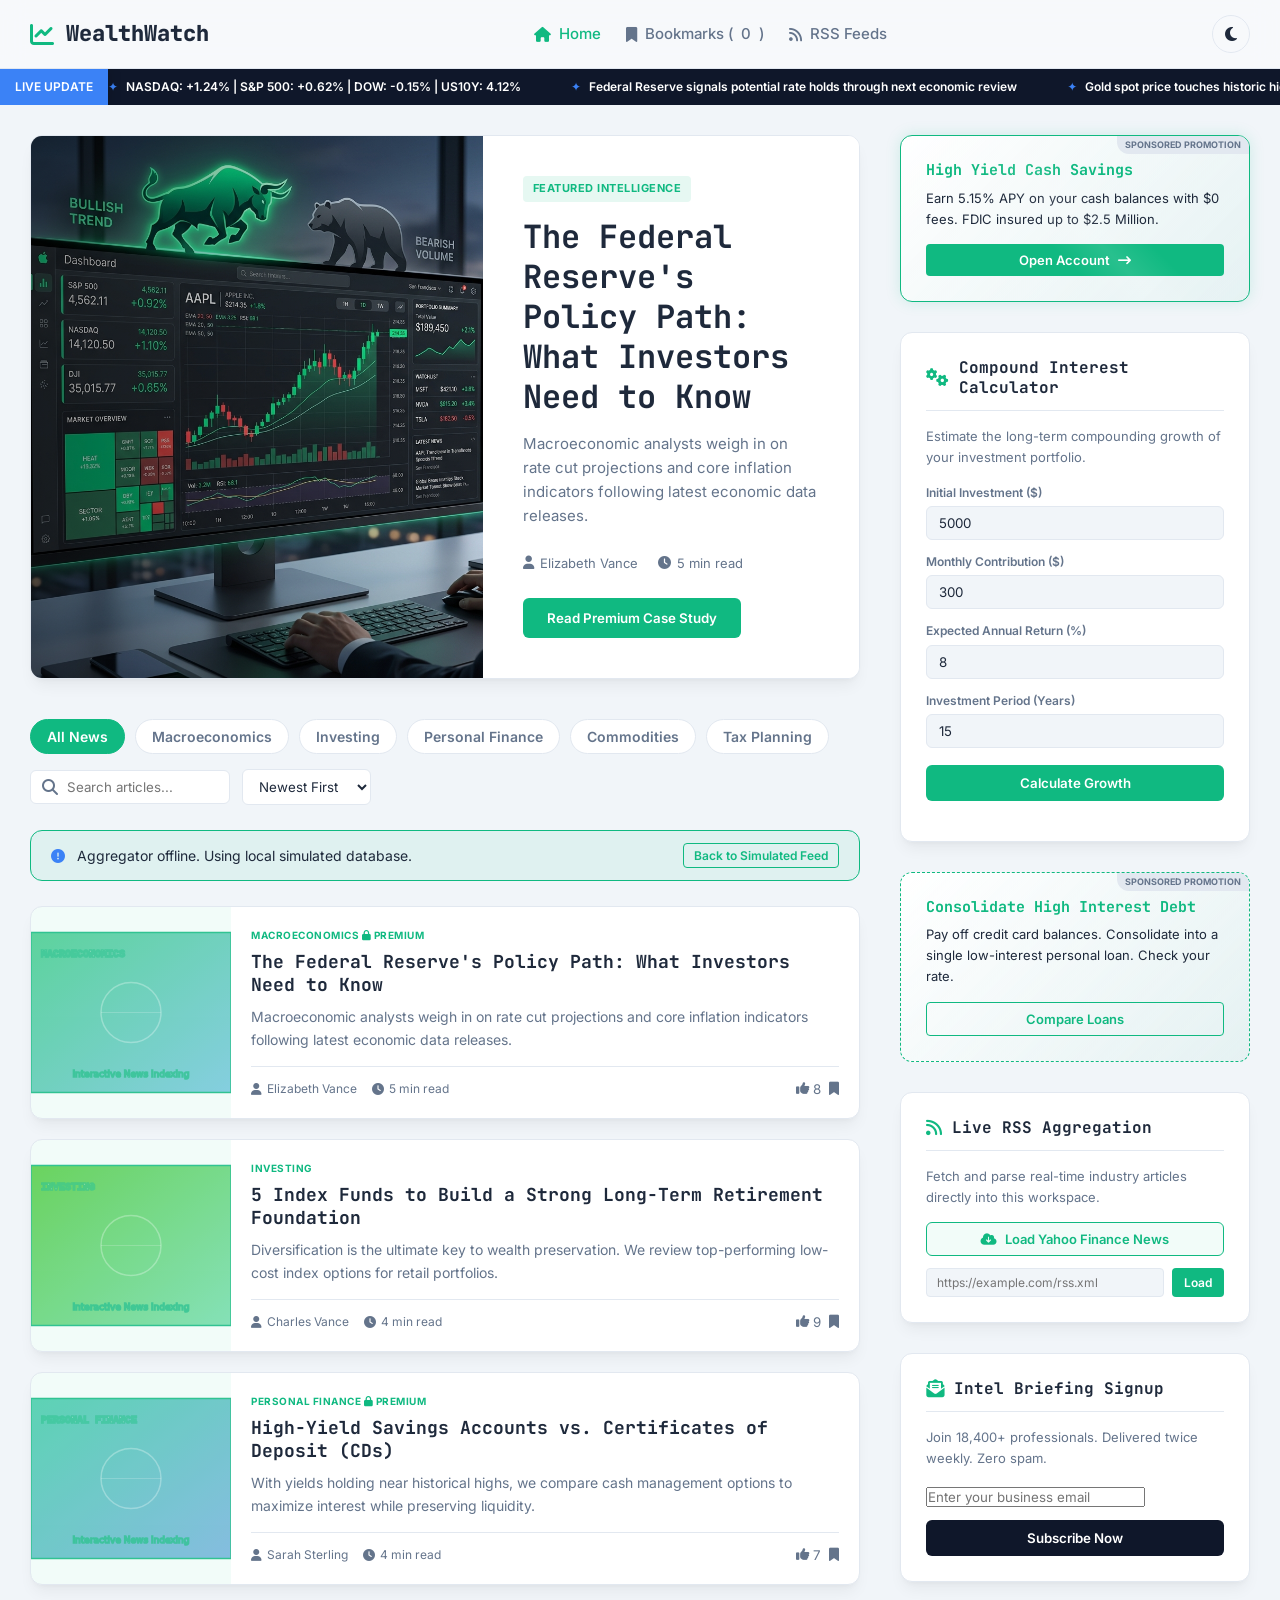
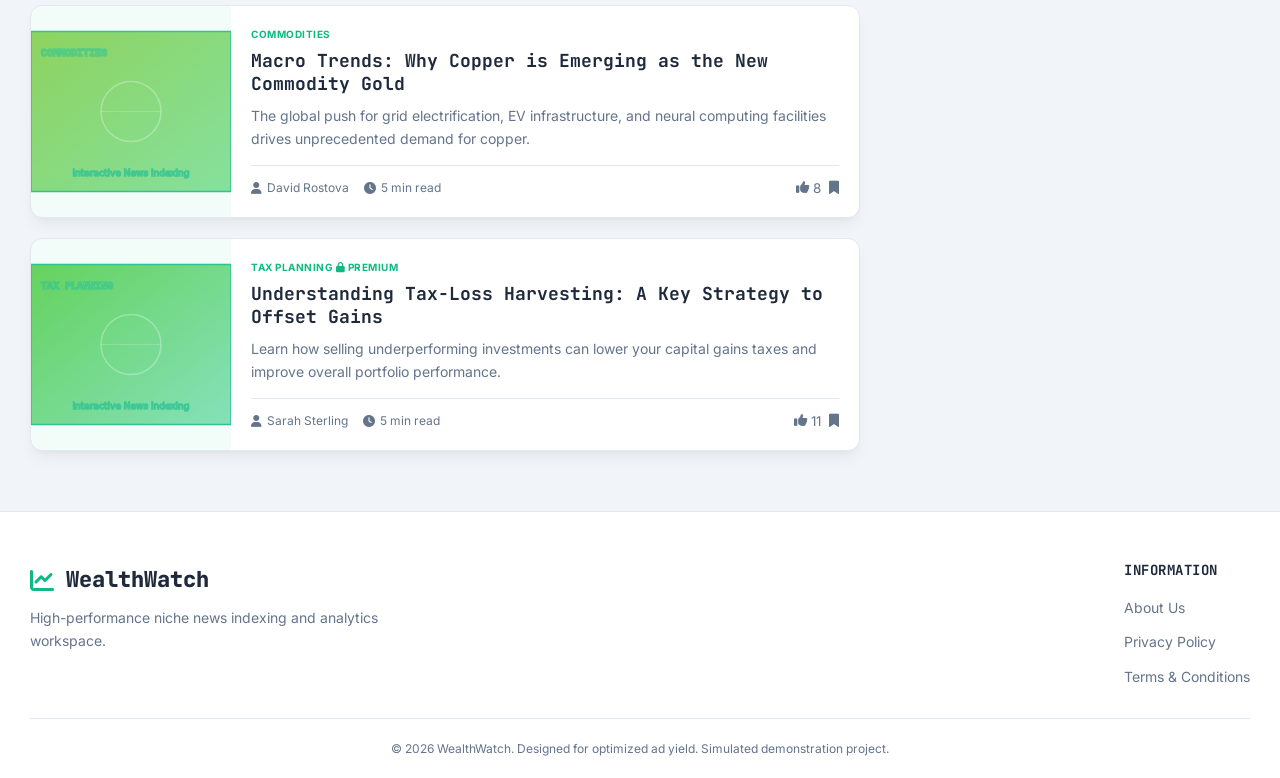
<file: index.html>
<!DOCTYPE html>
<html lang="en">
<head>
    <meta charset="UTF-8">
    <meta name="viewport" content="width=device-width, initial-scale=1.0">
    <title>WealthWatch - Real-time Financial Intelligence</title>
    <meta name="description" content="Premium news engine and dashboard tracking equity markets, macroeconomic trends, retirement strategies, and personal investing insights.">
    <!-- Google Fonts -->
    <link rel="preconnect" href="https://fonts.googleapis.com">
    <link rel="preconnect" href="https://fonts.gstatic.com" crossorigin>
    <link href="https://fonts.googleapis.com/css2?family=JetBrains+Mono&family=Inter:wght@300;400;500;600;700&display=swap" rel="stylesheet">
    <!-- Font Awesome Icons -->
    <link rel="stylesheet" href="https://cdnjs.cloudflare.com/ajax/libs/font-awesome/6.4.0/css/all.min.css">
    <!-- Custom CSS -->
    <link rel="stylesheet" href="css/style.css">
</head>
<body>
    <!-- Top Header & Brand Bar -->
    <header id="site-header">
        <div class="header-container">
            <div id="brand-logo" class="logo">
                <i class="fa-solid fa-chart-line"></i>
                <span>WealthWatch</span>
            </div>
            
            <nav id="main-nav">
                <div class="nav-links">
                    <a href="#" class="active"><i class="fa-solid fa-house"></i> Home</a>
                    <a href="#" id="bookmark-nav"><i class="fa-solid fa-bookmark"></i> Bookmarks (<span id="bookmark-count">0</span>)</a>
                    <a href="#" id="rss-nav"><i class="fa-solid fa-rss"></i> RSS Feeds</a>
                </div>
            </nav>

            <div class="header-actions">
                <button id="theme-toggle" aria-label="Toggle dark/light theme">
                    <i class="fa-solid fa-moon"></i>
                </button>
            </div>
        </div>
    </header>

    <!-- News Ticker -->
    <div id="news-ticker">
        <div class="ticker-label">LIVE UPDATE</div>
        <div class="ticker-track">
            <div class="ticker-content" id="ticker-content-list">
                <!-- Ticker items dynamically written -->
            </div>
        </div>
    </div>

    <main id="main-content">
        <!-- Main Columns Grid -->
        <div class="feed-layout">
            <!-- Left Column (Swaps between News Feed and Article Detail View) -->
            <section class="news-column">
                
                <!-- 1. Feed View (Visible by default) -->
                <div id="feed-view">
                    <!-- Hero Section -->
                    <section id="hero-banner" class="hero">
                        <div class="hero-image" style="background-image: url('assets/hero.png');">
                            <div class="hero-overlay"></div>
                        </div>
                        <div class="hero-details">
                            <span class="hero-badge">FEATURED INTELLIGENCE</span>
                            <h1 id="hero-title">Loading Featured Intelligence...</h1>
                            <p id="hero-excerpt">Our editors are compiling the latest datasets. Please stand by.</p>
                            <div class="hero-meta">
                                <span id="hero-author"><i class="fa-solid fa-user"></i> Staff Writer</span>
                                <span id="hero-time"><i class="fa-solid fa-clock"></i> 5 min read</span>
                            </div>
                            <button class="hero-btn" id="hero-read-btn">Read Premium Case Study</button>
                        </div>
                    </section>

                    <div class="filter-bar">
                        <div class="categories-tabs" id="category-tabs-container">
                            <button class="tab-btn active" data-category="all">All News</button>
                            <!-- Dynamic Categories -->
                        </div>
                        <div class="search-sort-controls">
                            <div class="search-box">
                                <i class="fa-solid fa-magnifying-glass"></i>
                                <input type="text" id="news-search" placeholder="Search articles...">
                            </div>
                            <select id="news-sort">
                                <option value="newest">Newest First</option>
                                <option value="trending">Most Popular</option>
                                <option value="bookmarks">Saved Only</option>
                            </select>
                        </div>
                    </div>

                    <!-- RSS Feed Load Status -->
                    <div id="rss-status-bar" class="rss-status" style="display: none;">
                        <div class="rss-status-message">
                            <i class="fa-solid fa-circle-notch fa-spin"></i> Fetching active RSS feed from <strong><span id="rss-source-name">Feed</span></strong>...
                        </div>
                        <button id="cancel-rss-btn" class="mini-btn">Back to Simulated Feed</button>
                    </div>

                    <!-- Feed Container -->
                    <div id="news-feed-container" class="news-feed">
                        <!-- News articles list -->
                    </div>
                </div>

                <!-- 2. Article Detail View (Hidden by default) -->
                <div id="article-detail-view" style="display: none;">
                    <div class="detail-card" style="background-color: var(--card-bg); border: 1px solid var(--border-color); border-radius: var(--border-radius); padding: 30px; box-shadow: var(--box-shadow); transition: border-color var(--transition-speed); position: relative; overflow: hidden;">
                        <div id="site-scroll-progress" class="scroll-progress-container" style="display: none; position: absolute; top: 0; left: 0; right: 0; height: 4px; margin: 0; border-radius: 0;">
                            <div id="scroll-progress-bar" class="scroll-progress-fill" style="width: 0%; height: 100%; background-color: var(--primary);"></div>
                        </div>
                        <button id="detail-back-btn" class="back-btn" style="background: none; border: 1px solid var(--border-color); color: var(--text-color); padding: 8px 16px; border-radius: 6px; cursor: pointer; font-weight: 600; display: flex; align-items: center; gap: 8px; margin-bottom: 20px; transition: background-color var(--transition-speed);"><i class="fa-solid fa-arrow-left"></i> Back to Feed</button>
                        
                        <div class="detail-header">
                            <span class="detail-badge" id="detail-category" style="display: inline-block; background-color: rgba(var(--primary-rgb), 0.1); color: var(--primary); font-size: 11px; font-weight: 700; padding: 4px 10px; border-radius: 4px; text-transform: uppercase;">CATEGORY</span>
                            <h2 id="detail-title" style="font-size: 28px; margin-top: 15px; margin-bottom: 15px; font-family: var(--font-heading);">Article Title</h2>
                            <div class="detail-meta" style="display: flex; gap: 20px; color: var(--text-muted); font-size: 13px; margin-bottom: 20px;">
                                <span><i class="fa-solid fa-user"></i> <span id="detail-author">Author</span></span>
                                <span><i class="fa-solid fa-clock"></i> <span id="detail-read-time">5 min read</span></span>
                                <span><i class="fa-solid fa-calendar"></i> <span id="detail-date">Date</span></span>
                            </div>
                        </div>
                        
                        <div class="detail-body" id="detail-body-content" style="font-size: 16px; line-height: 1.8; color: var(--text-color); margin-bottom: 30px;">
                            <!-- Article content -->
                        </div>
                        
                        <!-- Actions Footer -->
                        <div class="detail-actions-footer" style="display: flex; justify-content: space-between; align-items: center; border-top: 1px solid var(--border-color); border-bottom: 1px solid var(--border-color); padding: 20px 0; margin-bottom: 30px; flex-wrap: wrap; gap: 15px;">
                            <button class="action-btn" id="detail-upvote-btn">
                                <i class="fa-solid fa-thumbs-up"></i> Upvote (<span id="detail-upvote-count">0</span>)
                            </button>
                            <button class="action-btn" id="detail-bookmark-btn">
                                <i class="fa-solid fa-bookmark"></i> Bookmark
                            </button>
                            <div class="detail-shares" style="display: flex; align-items: center; gap: 10px; font-size: 14px; color: var(--text-muted);">
                                <span>Share:</span>
                                <a href="#" class="share-link twitter" onclick="alert('Shared to Twitter!'); return false;"><i class="fa-brands fa-twitter"></i></a>
                                <a href="#" class="share-link linkedin" onclick="alert('Shared to LinkedIn!'); return false;"><i class="fa-brands fa-linkedin"></i></a>
                                <a href="#" class="share-link link" onclick="navigator.clipboard.writeText(window.location.href); alert('Link copied!'); return false;"><i class="fa-solid fa-link"></i></a>
                            </div>
                        </div>

                        <!-- Related Articles Section -->
                        <div class="detail-related-section" style="margin-bottom: 30px; border-bottom: 1px solid var(--border-color); padding-bottom: 30px;">
                            <h3 style="font-size: 18px; margin-bottom: 15px; font-family: var(--font-heading); font-weight: 700; color: var(--text-color);">Related Articles</h3>
                            <div id="detail-related-list" style="display: flex; flex-direction: column; gap: 12px;">
                                <!-- Dynamic related articles -->
                            </div>
                        </div>

                        <!-- Comment Section -->
                        <div class="detail-comments-section">
                            <h3 style="font-size: 18px; margin-bottom: 15px;">Discussion (<span id="detail-comments-count">0</span>)</h3>
                            <div class="comment-list" id="detail-comments-list" style="display: flex; flex-direction: column; gap: 15px; margin-bottom: 20px;"></div>
                            <form id="detail-comment-form" class="comment-input-form" onsubmit="return false;">
                                <textarea id="detail-comment-text" placeholder="Add to the discussion... (Be constructive)" required style="width: 100%; padding: 12px; border-radius: var(--border-radius); border: 1px solid var(--border-color); min-height: 80px; outline: none; margin-bottom: 10px; background-color: var(--bg-color); color: var(--text-color);"></textarea>
                                <button type="submit" id="detail-comment-submit" style="background-color: var(--primary); color: #ffffff; border: none; padding: 8px 16px; border-radius: 6px; font-weight: 600; cursor: pointer;">Post Comment</button>
                            </form>
                        </div>
                    </div>
                </div>

            </section>

            <!-- Sidebar Widgets Column (Permanently visible alongside both feed list and detail views!) -->
            <aside class="sidebar-column">
                <!-- Ad Spot 1 -->
                <div class="ad-unit glow-card" id="ad-unit-1">
                    <div class="ad-badge">SPONSORED PROMOTION</div>
                    <div class="ad-content">
                        <h4>High Yield Cash Savings</h4>
                        <p>Earn 5.15% APY on your cash balances with $0 fees. FDIC insured up to $2.5 Million.</p>
                        <button class="ad-cta-btn">Open Account <i class="fa-solid fa-arrow-right-long"></i></button>
                    </div>
                </div>

                <!-- Interactive Niche Widget -->
                <div class="sidebar-widget interactive-widget">
                    <div class="widget-header">
                        <i class="fa-solid fa-gears"></i>
                        <h3>Compound Interest Calculator</h3>
                    </div>
                    <div class="widget-body">
                        <p class="widget-desc">Estimate the long-term compounding growth of your investment portfolio.</p>
                        <form id="widget-calc-form" onsubmit="return false;">
                            
            <div class="calc-group">
                <label for="init-deposit">Initial Investment ($)</label>
                <input type="number" id="init-deposit" min="0" value="5000">
            </div>
            <div class="calc-group">
                <label for="monthly-cont">Monthly Contribution ($)</label>
                <input type="number" id="monthly-cont" min="0" value="300">
            </div>
            <div class="calc-group">
                <label for="interest-rate">Expected Annual Return (%)</label>
                <input type="number" id="interest-rate" min="0" max="25" step="0.1" value="8">
            </div>
            <div class="calc-group">
                <label for="years-grow">Investment Period (Years)</label>
                <input type="number" id="years-grow" min="1" max="50" value="15">
            </div>
            <button class="calc-btn" id="run-calc">Calculate Growth</button>
        
                        </form>
                        <div id="calc-results" class="calc-results"></div>
                    </div>
                </div>

                <!-- Ad Spot 2 -->
                <div class="ad-unit" id="ad-unit-2">
                    <div class="ad-badge">SPONSORED PROMOTION</div>
                    <div class="ad-content">
                        <h4>Consolidate High Interest Debt</h4>
                        <p>Pay off credit card balances. Consolidate into a single low-interest personal loan. Check your rate.</p>
                        <button class="ad-cta-btn secondary-ad-btn">Compare Loans</button>
                    </div>
                </div>

                <!-- Live RSS Feeds Panel -->
                <div class="sidebar-widget rss-sources-widget">
                    <div class="widget-header">
                        <i class="fa-solid fa-rss"></i>
                        <h3>Live RSS Aggregation</h3>
                    </div>
                    <div class="widget-body">
                        <p class="widget-desc">Fetch and parse real-time industry articles directly into this workspace.</p>
                        <div class="rss-source-buttons">
                            <button class="rss-load-btn" data-url="https://finance.yahoo.com/news/rssindex" data-name="Yahoo Finance News">
                                <i class="fa-solid fa-cloud-arrow-down"></i> Load Yahoo Finance News
                            </button>
                            <div class="custom-rss-input">
                                <input type="url" id="custom-rss-url" placeholder="https://example.com/rss.xml">
                                <button id="load-custom-rss">Load</button>
                            </div>
                        </div>
                    </div>
                </div>



                <!-- Newsletter Subscription -->
                <div class="sidebar-widget newsletter-widget">
                    <div class="widget-header">
                        <i class="fa-solid fa-envelope-open-text"></i>
                        <h3>Intel Briefing Signup</h3>
                    </div>
                    <div class="widget-body" id="newsletter-form-container">
                        <p class="widget-desc">Join 18,400+ professionals. Delivered twice weekly. Zero spam.</p>
                        <form id="newsletter-form" onsubmit="return false;">
                            <input type="email" id="news-email" placeholder="Enter your business email" required>
                            <button type="submit" id="newsletter-submit">Subscribe Now</button>
                        </form>
                    </div>
                </div>
            </aside>
        </div>
    </main>

    <!-- Footer -->
    <footer id="site-footer">
        <div class="footer-container">
            <div class="footer-branding">
                <div class="logo">
                    <i class="fa-solid fa-chart-line"></i>
                    <span>WealthWatch</span>
                </div>
                <p>High-performance niche news indexing and analytics workspace.</p>
            </div>
            <div class="footer-links">
                <h5>Information</h5>
                <a href="about.html">About Us</a>
                <a href="privacy.html">Privacy Policy</a>
                <a href="terms.html">Terms & Conditions</a>
            </div>
        </div>
        <div class="footer-bottom">
            <p>&copy; 2026 WealthWatch. Designed for optimized ad yield. Simulated demonstration project.</p>
        </div>
    </footer>

    <!-- Scripts -->
    <script src="js/app.js"></script>
</body>
</html>
</file>
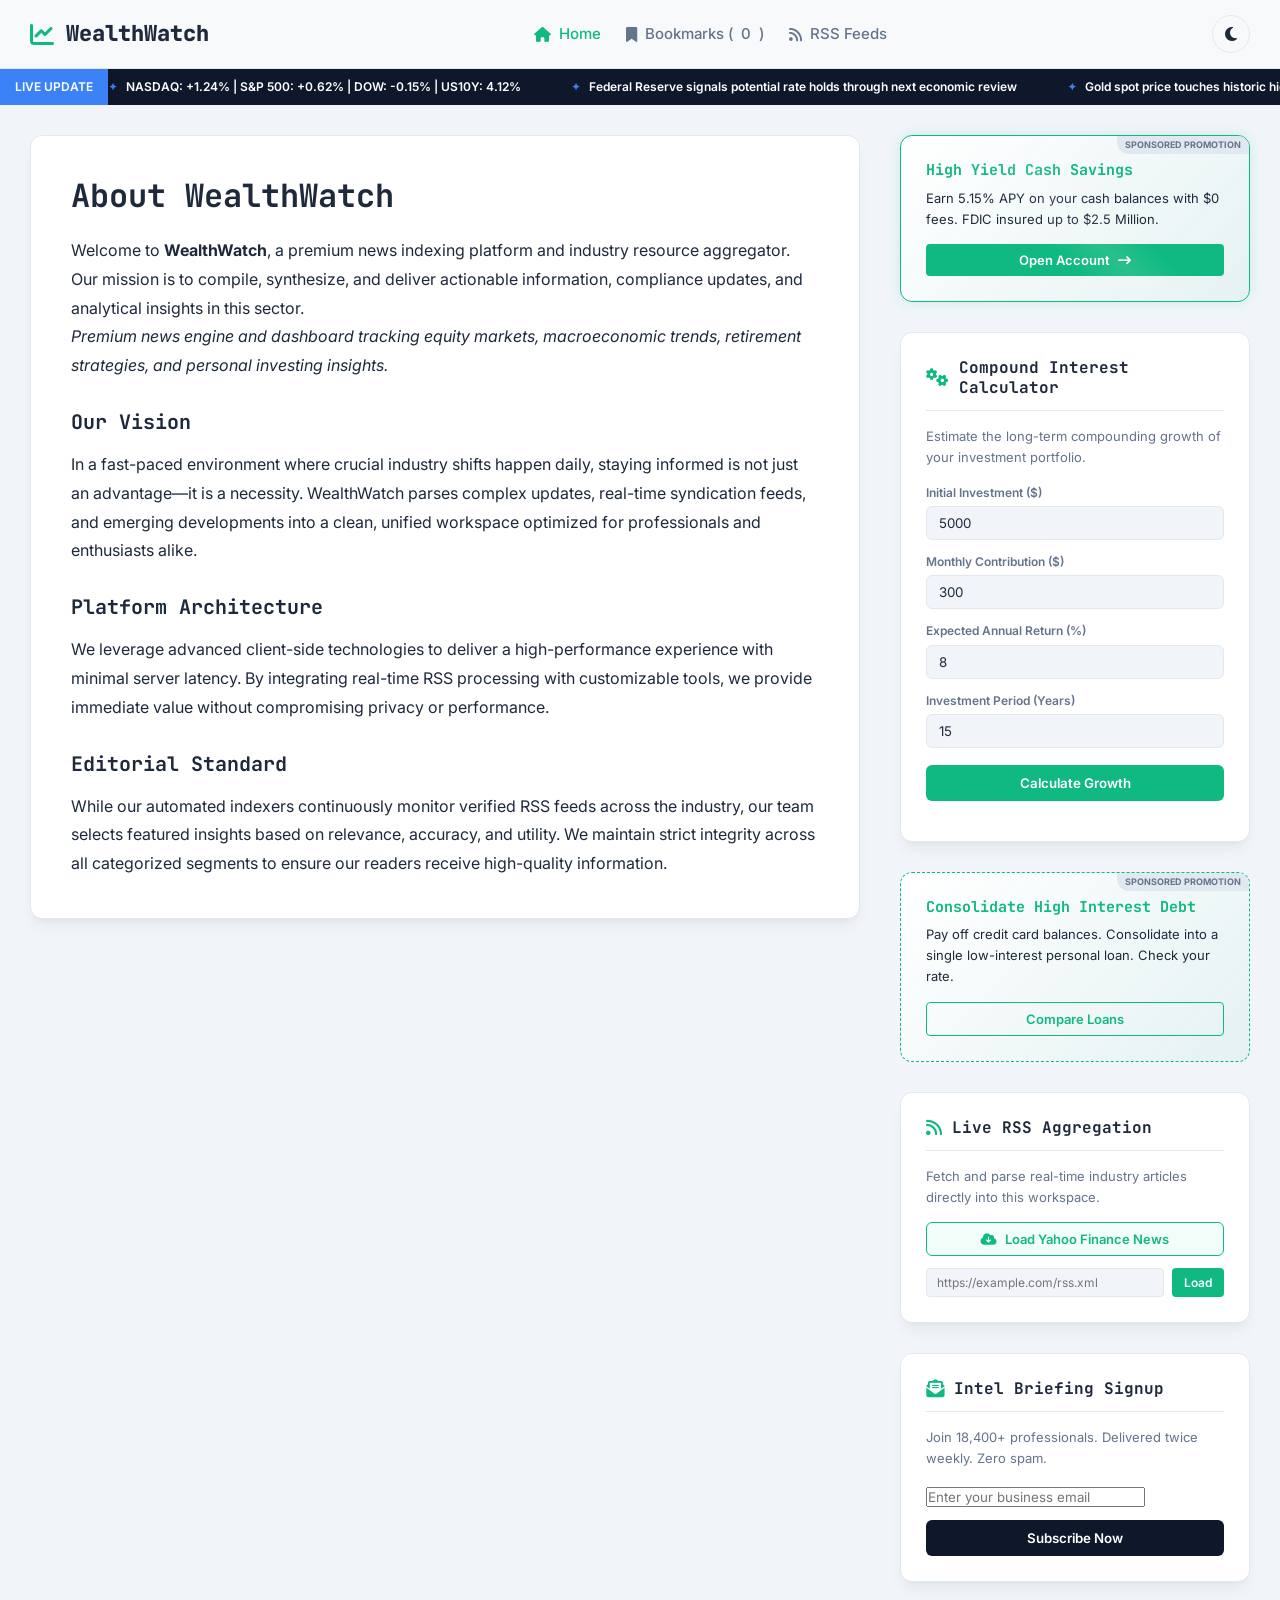
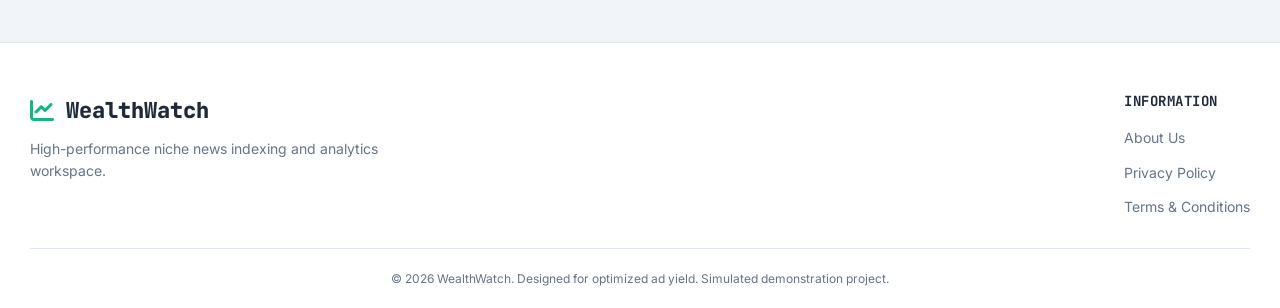
<file: about.html>
<!DOCTYPE html>
<html lang="en">
<head>
    <meta charset="UTF-8">
    <meta name="viewport" content="width=device-width, initial-scale=1.0">
    <title>WealthWatch - Real-time Financial Intelligence</title>
    <meta name="description" content="Premium news engine and dashboard tracking equity markets, macroeconomic trends, retirement strategies, and personal investing insights.">
    <!-- Google Fonts -->
    <link rel="preconnect" href="https://fonts.googleapis.com">
    <link rel="preconnect" href="https://fonts.gstatic.com" crossorigin>
    <link href="https://fonts.googleapis.com/css2?family=JetBrains+Mono&family=Inter:wght@300;400;500;600;700&display=swap" rel="stylesheet">
    <!-- Font Awesome Icons -->
    <link rel="stylesheet" href="https://cdnjs.cloudflare.com/ajax/libs/font-awesome/6.4.0/css/all.min.css">
    <!-- Custom CSS -->
    <link rel="stylesheet" href="css/style.css">
</head>
<body>
    <!-- Top Header & Brand Bar -->
    <header id="site-header">
        <div class="header-container">
            <div id="brand-logo" class="logo">
                <i class="fa-solid fa-chart-line"></i>
                <span>WealthWatch</span>
            </div>
            
            <nav id="main-nav">
                <div class="nav-links">
                    <a href="#" class="active"><i class="fa-solid fa-house"></i> Home</a>
                    <a href="#" id="bookmark-nav"><i class="fa-solid fa-bookmark"></i> Bookmarks (<span id="bookmark-count">0</span>)</a>
                    <a href="#" id="rss-nav"><i class="fa-solid fa-rss"></i> RSS Feeds</a>
                </div>
            </nav>

            <div class="header-actions">
                <button id="theme-toggle" aria-label="Toggle dark/light theme">
                    <i class="fa-solid fa-moon"></i>
                </button>
            </div>
        </div>
    </header>

    <!-- News Ticker -->
    <div id="news-ticker">
        <div class="ticker-label">LIVE UPDATE</div>
        <div class="ticker-track">
            <div class="ticker-content" id="ticker-content-list">
                <!-- Ticker items dynamically written -->
            </div>
        </div>
    </div>

    <main id="main-content">
        <!-- Main Columns Grid -->
        <div class="feed-layout">
            <!-- Left Column (Swaps between News Feed and Article Detail View) -->
            <section class="news-column">
                
<div class="static-page-card" style="background-color: var(--card-bg); border: 1px solid var(--border-color); border-radius: var(--border-radius); padding: 40px; box-shadow: var(--box-shadow); transition: border-color var(--transition-speed);">
    <h1 style="font-size: 32px; margin-bottom: 20px; font-family: var(--font-heading); color: var(--text-color);">About WealthWatch</h1>
    <div style="font-size: 16px; line-height: 1.8; color: var(--text-color);">
        <p>Welcome to <strong>WealthWatch</strong>, a premium news indexing platform and industry resource aggregator. Our mission is to compile, synthesize, and deliver actionable information, compliance updates, and analytical insights in this sector.</p>
        <p><em>Premium news engine and dashboard tracking equity markets, macroeconomic trends, retirement strategies, and personal investing insights.</em></p>
        
        <h3 style="font-size: 20px; margin-top: 30px; margin-bottom: 15px; font-family: var(--font-heading); color: var(--text-color);">Our Vision</h3>
        <p>In a fast-paced environment where crucial industry shifts happen daily, staying informed is not just an advantage—it is a necessity. WealthWatch parses complex updates, real-time syndication feeds, and emerging developments into a clean, unified workspace optimized for professionals and enthusiasts alike.</p>
        
        <h3 style="font-size: 20px; margin-top: 30px; margin-bottom: 15px; font-family: var(--font-heading); color: var(--text-color);">Platform Architecture</h3>
        <p>We leverage advanced client-side technologies to deliver a high-performance experience with minimal server latency. By integrating real-time RSS processing with customizable tools, we provide immediate value without compromising privacy or performance.</p>
        
        <h3 style="font-size: 20px; margin-top: 30px; margin-bottom: 15px; font-family: var(--font-heading); color: var(--text-color);">Editorial Standard</h3>
        <p>While our automated indexers continuously monitor verified RSS feeds across the industry, our team selects featured insights based on relevance, accuracy, and utility. We maintain strict integrity across all categorized segments to ensure our readers receive high-quality information.</p>
    </div>
</div>

            </section>

            <!-- Sidebar Widgets Column (Permanently visible alongside both feed list and detail views!) -->
            <aside class="sidebar-column">
                <!-- Ad Spot 1 -->
                <div class="ad-unit glow-card" id="ad-unit-1">
                    <div class="ad-badge">SPONSORED PROMOTION</div>
                    <div class="ad-content">
                        <h4>High Yield Cash Savings</h4>
                        <p>Earn 5.15% APY on your cash balances with $0 fees. FDIC insured up to $2.5 Million.</p>
                        <button class="ad-cta-btn">Open Account <i class="fa-solid fa-arrow-right-long"></i></button>
                    </div>
                </div>

                <!-- Interactive Niche Widget -->
                <div class="sidebar-widget interactive-widget">
                    <div class="widget-header">
                        <i class="fa-solid fa-gears"></i>
                        <h3>Compound Interest Calculator</h3>
                    </div>
                    <div class="widget-body">
                        <p class="widget-desc">Estimate the long-term compounding growth of your investment portfolio.</p>
                        <form id="widget-calc-form" onsubmit="return false;">
                            
            <div class="calc-group">
                <label for="init-deposit">Initial Investment ($)</label>
                <input type="number" id="init-deposit" min="0" value="5000">
            </div>
            <div class="calc-group">
                <label for="monthly-cont">Monthly Contribution ($)</label>
                <input type="number" id="monthly-cont" min="0" value="300">
            </div>
            <div class="calc-group">
                <label for="interest-rate">Expected Annual Return (%)</label>
                <input type="number" id="interest-rate" min="0" max="25" step="0.1" value="8">
            </div>
            <div class="calc-group">
                <label for="years-grow">Investment Period (Years)</label>
                <input type="number" id="years-grow" min="1" max="50" value="15">
            </div>
            <button class="calc-btn" id="run-calc">Calculate Growth</button>
        
                        </form>
                        <div id="calc-results" class="calc-results"></div>
                    </div>
                </div>

                <!-- Ad Spot 2 -->
                <div class="ad-unit" id="ad-unit-2">
                    <div class="ad-badge">SPONSORED PROMOTION</div>
                    <div class="ad-content">
                        <h4>Consolidate High Interest Debt</h4>
                        <p>Pay off credit card balances. Consolidate into a single low-interest personal loan. Check your rate.</p>
                        <button class="ad-cta-btn secondary-ad-btn">Compare Loans</button>
                    </div>
                </div>

                <!-- Live RSS Feeds Panel -->
                <div class="sidebar-widget rss-sources-widget">
                    <div class="widget-header">
                        <i class="fa-solid fa-rss"></i>
                        <h3>Live RSS Aggregation</h3>
                    </div>
                    <div class="widget-body">
                        <p class="widget-desc">Fetch and parse real-time industry articles directly into this workspace.</p>
                        <div class="rss-source-buttons">
                            <button class="rss-load-btn" data-url="https://finance.yahoo.com/news/rssindex" data-name="Yahoo Finance News">
                                <i class="fa-solid fa-cloud-arrow-down"></i> Load Yahoo Finance News
                            </button>
                            <div class="custom-rss-input">
                                <input type="url" id="custom-rss-url" placeholder="https://example.com/rss.xml">
                                <button id="load-custom-rss">Load</button>
                            </div>
                        </div>
                    </div>
                </div>



                <!-- Newsletter Subscription -->
                <div class="sidebar-widget newsletter-widget">
                    <div class="widget-header">
                        <i class="fa-solid fa-envelope-open-text"></i>
                        <h3>Intel Briefing Signup</h3>
                    </div>
                    <div class="widget-body" id="newsletter-form-container">
                        <p class="widget-desc">Join 18,400+ professionals. Delivered twice weekly. Zero spam.</p>
                        <form id="newsletter-form" onsubmit="return false;">
                            <input type="email" id="news-email" placeholder="Enter your business email" required>
                            <button type="submit" id="newsletter-submit">Subscribe Now</button>
                        </form>
                    </div>
                </div>
            </aside>
        </div>
    </main>

    <!-- Footer -->
    <footer id="site-footer">
        <div class="footer-container">
            <div class="footer-branding">
                <div class="logo">
                    <i class="fa-solid fa-chart-line"></i>
                    <span>WealthWatch</span>
                </div>
                <p>High-performance niche news indexing and analytics workspace.</p>
            </div>
            <div class="footer-links">
                <h5>Information</h5>
                <a href="about.html">About Us</a>
                <a href="privacy.html">Privacy Policy</a>
                <a href="terms.html">Terms & Conditions</a>
            </div>
        </div>
        <div class="footer-bottom">
            <p>&copy; 2026 WealthWatch. Designed for optimized ad yield. Simulated demonstration project.</p>
        </div>
    </footer>

    <!-- Scripts -->
    <script src="js/app.js"></script>
</body>
</html>
</file>
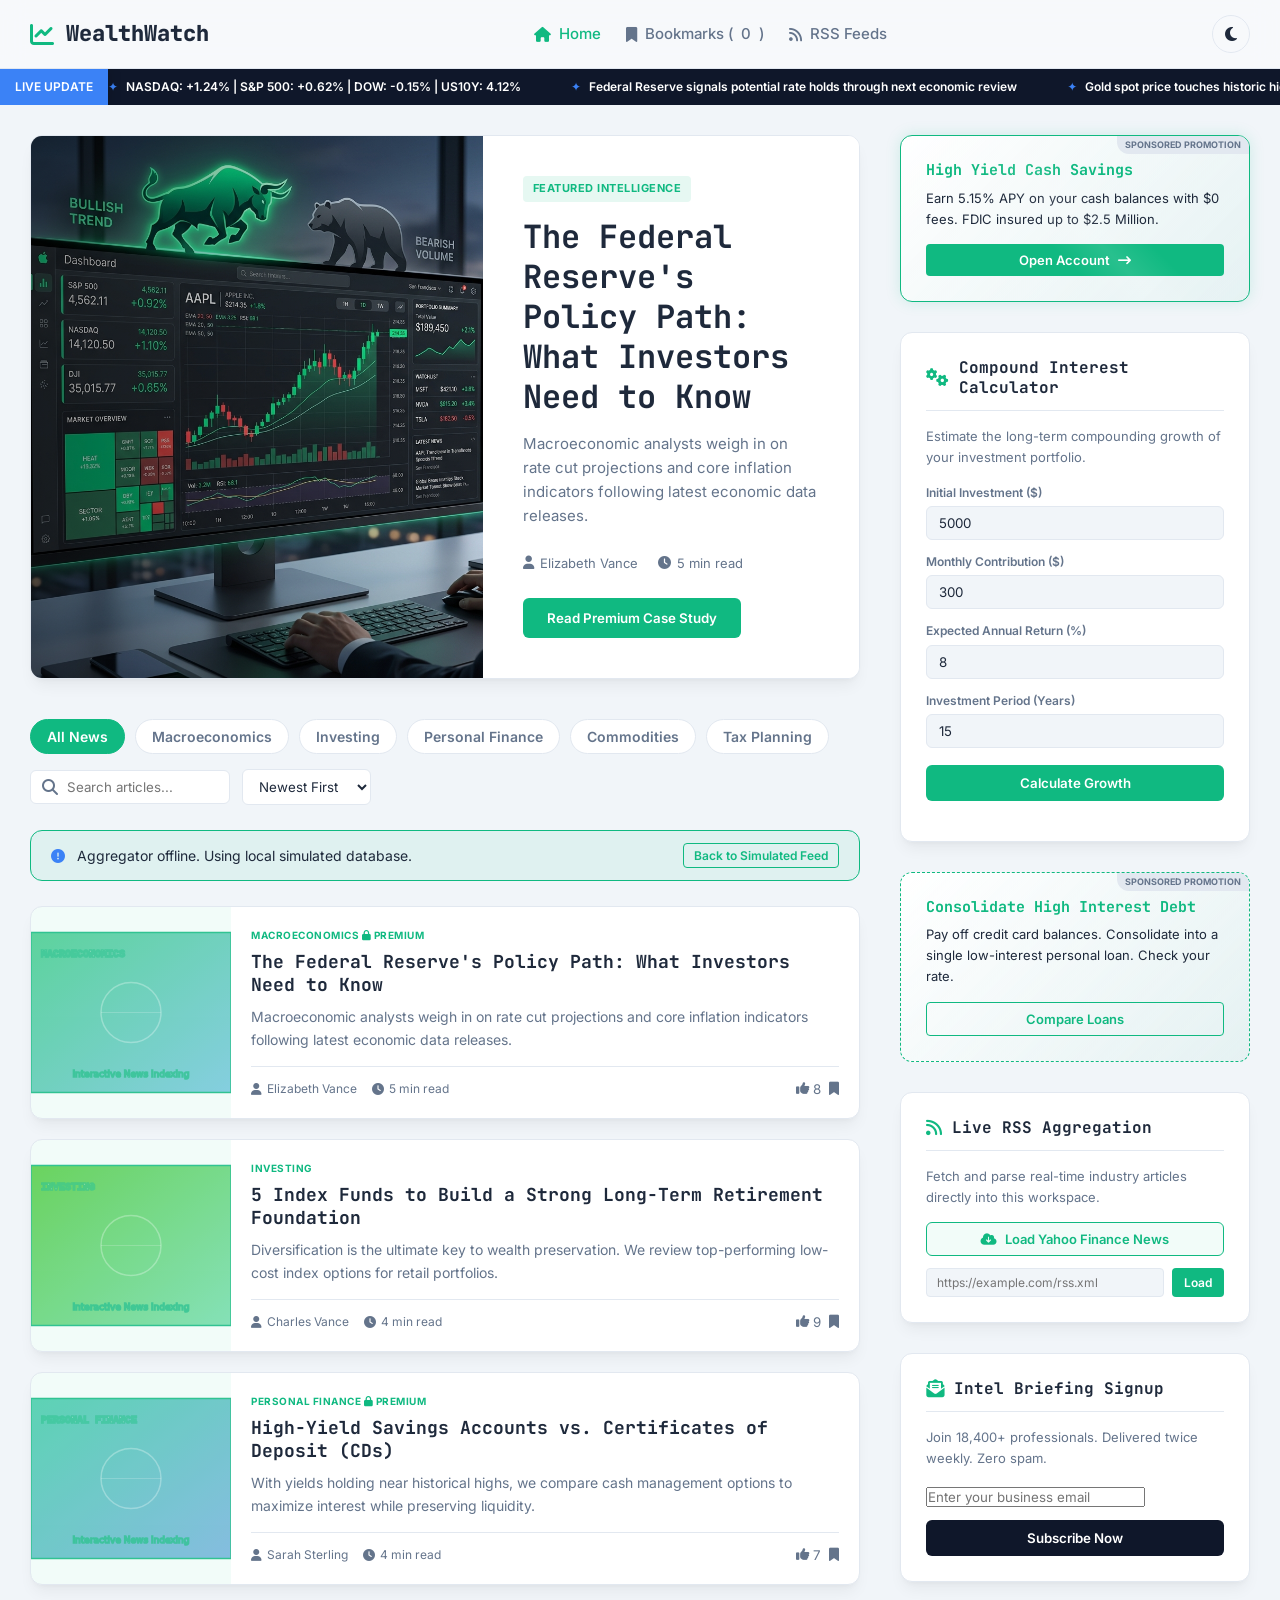
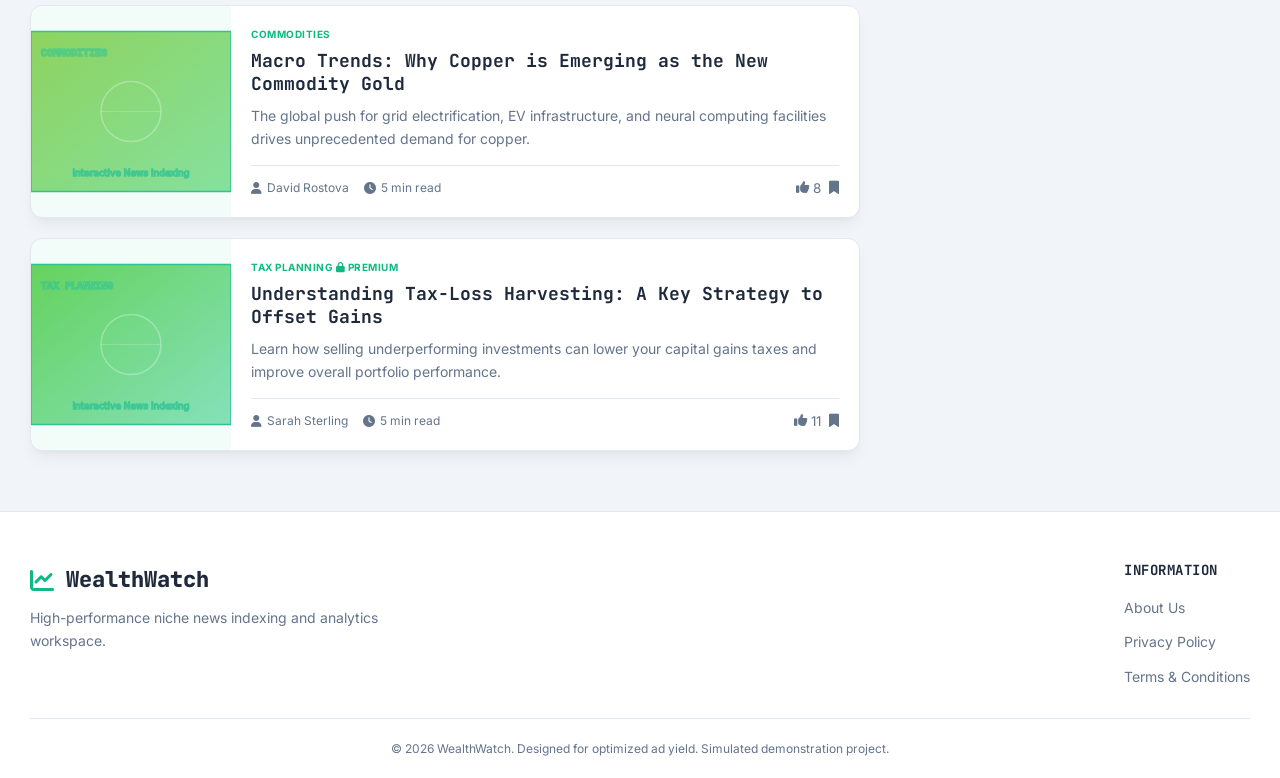
<file: article.html>
<!DOCTYPE html>
<html lang="en">
<head>
    <meta charset="UTF-8">
    <meta name="viewport" content="width=device-width, initial-scale=1.0">
    <title>WealthWatch - Real-time Financial Intelligence</title>
    <meta name="description" content="Premium news engine and dashboard tracking equity markets, macroeconomic trends, retirement strategies, and personal investing insights.">
    <!-- Google Fonts -->
    <link rel="preconnect" href="https://fonts.googleapis.com">
    <link rel="preconnect" href="https://fonts.gstatic.com" crossorigin>
    <link href="https://fonts.googleapis.com/css2?family=JetBrains+Mono&family=Inter:wght@300;400;500;600;700&display=swap" rel="stylesheet">
    <!-- Font Awesome Icons -->
    <link rel="stylesheet" href="https://cdnjs.cloudflare.com/ajax/libs/font-awesome/6.4.0/css/all.min.css">
    <!-- Custom CSS -->
    <link rel="stylesheet" href="css/style.css">
</head>
<body>
    <!-- Top Header & Brand Bar -->
    <header id="site-header">
        <div class="header-container">
            <div id="brand-logo" class="logo">
                <i class="fa-solid fa-chart-line"></i>
                <span>WealthWatch</span>
            </div>
            
            <nav id="main-nav">
                <div class="nav-links">
                    <a href="#" class="active"><i class="fa-solid fa-house"></i> Home</a>
                    <a href="#" id="bookmark-nav"><i class="fa-solid fa-bookmark"></i> Bookmarks (<span id="bookmark-count">0</span>)</a>
                    <a href="#" id="rss-nav"><i class="fa-solid fa-rss"></i> RSS Feeds</a>
                </div>
            </nav>

            <div class="header-actions">
                <button id="theme-toggle" aria-label="Toggle dark/light theme">
                    <i class="fa-solid fa-moon"></i>
                </button>
            </div>
        </div>
    </header>

    <!-- News Ticker -->
    <div id="news-ticker">
        <div class="ticker-label">LIVE UPDATE</div>
        <div class="ticker-track">
            <div class="ticker-content" id="ticker-content-list">
                <!-- Ticker items dynamically written -->
            </div>
        </div>
    </div>

    <main id="main-content">
        <!-- Main Columns Grid -->
        <div class="feed-layout">
            <!-- Left Column (Swaps between News Feed and Article Detail View) -->
            <section class="news-column">
                
                <!-- 1. Feed View (Visible by default) -->
                <div id="feed-view">
                    <!-- Hero Section -->
                    <section id="hero-banner" class="hero">
                        <div class="hero-image" style="background-image: url('assets/hero.png');">
                            <div class="hero-overlay"></div>
                        </div>
                        <div class="hero-details">
                            <span class="hero-badge">FEATURED INTELLIGENCE</span>
                            <h1 id="hero-title">Loading Featured Intelligence...</h1>
                            <p id="hero-excerpt">Our editors are compiling the latest datasets. Please stand by.</p>
                            <div class="hero-meta">
                                <span id="hero-author"><i class="fa-solid fa-user"></i> Staff Writer</span>
                                <span id="hero-time"><i class="fa-solid fa-clock"></i> 5 min read</span>
                            </div>
                            <button class="hero-btn" id="hero-read-btn">Read Premium Case Study</button>
                        </div>
                    </section>

                    <div class="filter-bar">
                        <div class="categories-tabs" id="category-tabs-container">
                            <button class="tab-btn active" data-category="all">All News</button>
                            <!-- Dynamic Categories -->
                        </div>
                        <div class="search-sort-controls">
                            <div class="search-box">
                                <i class="fa-solid fa-magnifying-glass"></i>
                                <input type="text" id="news-search" placeholder="Search articles...">
                            </div>
                            <select id="news-sort">
                                <option value="newest">Newest First</option>
                                <option value="trending">Most Popular</option>
                                <option value="bookmarks">Saved Only</option>
                            </select>
                        </div>
                    </div>

                    <!-- RSS Feed Load Status -->
                    <div id="rss-status-bar" class="rss-status" style="display: none;">
                        <div class="rss-status-message">
                            <i class="fa-solid fa-circle-notch fa-spin"></i> Fetching active RSS feed from <strong><span id="rss-source-name">Feed</span></strong>...
                        </div>
                        <button id="cancel-rss-btn" class="mini-btn">Back to Simulated Feed</button>
                    </div>

                    <!-- Feed Container -->
                    <div id="news-feed-container" class="news-feed">
                        <!-- News articles list -->
                    </div>
                </div>

                <!-- 2. Article Detail View (Hidden by default) -->
                <div id="article-detail-view" style="display: none;">
                    <div class="detail-card" style="background-color: var(--card-bg); border: 1px solid var(--border-color); border-radius: var(--border-radius); padding: 30px; box-shadow: var(--box-shadow); transition: border-color var(--transition-speed); position: relative; overflow: hidden;">
                        <div id="site-scroll-progress" class="scroll-progress-container" style="display: none; position: absolute; top: 0; left: 0; right: 0; height: 4px; margin: 0; border-radius: 0;">
                            <div id="scroll-progress-bar" class="scroll-progress-fill" style="width: 0%; height: 100%; background-color: var(--primary);"></div>
                        </div>
                        <button id="detail-back-btn" class="back-btn" style="background: none; border: 1px solid var(--border-color); color: var(--text-color); padding: 8px 16px; border-radius: 6px; cursor: pointer; font-weight: 600; display: flex; align-items: center; gap: 8px; margin-bottom: 20px; transition: background-color var(--transition-speed);"><i class="fa-solid fa-arrow-left"></i> Back to Feed</button>
                        
                        <div class="detail-header">
                            <span class="detail-badge" id="detail-category" style="display: inline-block; background-color: rgba(var(--primary-rgb), 0.1); color: var(--primary); font-size: 11px; font-weight: 700; padding: 4px 10px; border-radius: 4px; text-transform: uppercase;">CATEGORY</span>
                            <h2 id="detail-title" style="font-size: 28px; margin-top: 15px; margin-bottom: 15px; font-family: var(--font-heading);">Article Title</h2>
                            <div class="detail-meta" style="display: flex; gap: 20px; color: var(--text-muted); font-size: 13px; margin-bottom: 20px;">
                                <span><i class="fa-solid fa-user"></i> <span id="detail-author">Author</span></span>
                                <span><i class="fa-solid fa-clock"></i> <span id="detail-read-time">5 min read</span></span>
                                <span><i class="fa-solid fa-calendar"></i> <span id="detail-date">Date</span></span>
                            </div>
                        </div>
                        
                        <div class="detail-body" id="detail-body-content" style="font-size: 16px; line-height: 1.8; color: var(--text-color); margin-bottom: 30px;">
                            <!-- Article content -->
                        </div>
                        
                        <!-- Actions Footer -->
                        <div class="detail-actions-footer" style="display: flex; justify-content: space-between; align-items: center; border-top: 1px solid var(--border-color); border-bottom: 1px solid var(--border-color); padding: 20px 0; margin-bottom: 30px; flex-wrap: wrap; gap: 15px;">
                            <button class="action-btn" id="detail-upvote-btn">
                                <i class="fa-solid fa-thumbs-up"></i> Upvote (<span id="detail-upvote-count">0</span>)
                            </button>
                            <button class="action-btn" id="detail-bookmark-btn">
                                <i class="fa-solid fa-bookmark"></i> Bookmark
                            </button>
                            <div class="detail-shares" style="display: flex; align-items: center; gap: 10px; font-size: 14px; color: var(--text-muted);">
                                <span>Share:</span>
                                <a href="#" class="share-link twitter" onclick="alert('Shared to Twitter!'); return false;"><i class="fa-brands fa-twitter"></i></a>
                                <a href="#" class="share-link linkedin" onclick="alert('Shared to LinkedIn!'); return false;"><i class="fa-brands fa-linkedin"></i></a>
                                <a href="#" class="share-link link" onclick="navigator.clipboard.writeText(window.location.href); alert('Link copied!'); return false;"><i class="fa-solid fa-link"></i></a>
                            </div>
                        </div>

                        <!-- Related Articles Section -->
                        <div class="detail-related-section" style="margin-bottom: 30px; border-bottom: 1px solid var(--border-color); padding-bottom: 30px;">
                            <h3 style="font-size: 18px; margin-bottom: 15px; font-family: var(--font-heading); font-weight: 700; color: var(--text-color);">Related Articles</h3>
                            <div id="detail-related-list" style="display: flex; flex-direction: column; gap: 12px;">
                                <!-- Dynamic related articles -->
                            </div>
                        </div>

                        <!-- Comment Section -->
                        <div class="detail-comments-section">
                            <h3 style="font-size: 18px; margin-bottom: 15px;">Discussion (<span id="detail-comments-count">0</span>)</h3>
                            <div class="comment-list" id="detail-comments-list" style="display: flex; flex-direction: column; gap: 15px; margin-bottom: 20px;"></div>
                            <form id="detail-comment-form" class="comment-input-form" onsubmit="return false;">
                                <textarea id="detail-comment-text" placeholder="Add to the discussion... (Be constructive)" required style="width: 100%; padding: 12px; border-radius: var(--border-radius); border: 1px solid var(--border-color); min-height: 80px; outline: none; margin-bottom: 10px; background-color: var(--bg-color); color: var(--text-color);"></textarea>
                                <button type="submit" id="detail-comment-submit" style="background-color: var(--primary); color: #ffffff; border: none; padding: 8px 16px; border-radius: 6px; font-weight: 600; cursor: pointer;">Post Comment</button>
                            </form>
                        </div>
                    </div>
                </div>

            </section>

            <!-- Sidebar Widgets Column (Permanently visible alongside both feed list and detail views!) -->
            <aside class="sidebar-column">
                <!-- Ad Spot 1 -->
                <div class="ad-unit glow-card" id="ad-unit-1">
                    <div class="ad-badge">SPONSORED PROMOTION</div>
                    <div class="ad-content">
                        <h4>High Yield Cash Savings</h4>
                        <p>Earn 5.15% APY on your cash balances with $0 fees. FDIC insured up to $2.5 Million.</p>
                        <button class="ad-cta-btn">Open Account <i class="fa-solid fa-arrow-right-long"></i></button>
                    </div>
                </div>

                <!-- Interactive Niche Widget -->
                <div class="sidebar-widget interactive-widget">
                    <div class="widget-header">
                        <i class="fa-solid fa-gears"></i>
                        <h3>Compound Interest Calculator</h3>
                    </div>
                    <div class="widget-body">
                        <p class="widget-desc">Estimate the long-term compounding growth of your investment portfolio.</p>
                        <form id="widget-calc-form" onsubmit="return false;">
                            
            <div class="calc-group">
                <label for="init-deposit">Initial Investment ($)</label>
                <input type="number" id="init-deposit" min="0" value="5000">
            </div>
            <div class="calc-group">
                <label for="monthly-cont">Monthly Contribution ($)</label>
                <input type="number" id="monthly-cont" min="0" value="300">
            </div>
            <div class="calc-group">
                <label for="interest-rate">Expected Annual Return (%)</label>
                <input type="number" id="interest-rate" min="0" max="25" step="0.1" value="8">
            </div>
            <div class="calc-group">
                <label for="years-grow">Investment Period (Years)</label>
                <input type="number" id="years-grow" min="1" max="50" value="15">
            </div>
            <button class="calc-btn" id="run-calc">Calculate Growth</button>
        
                        </form>
                        <div id="calc-results" class="calc-results"></div>
                    </div>
                </div>

                <!-- Ad Spot 2 -->
                <div class="ad-unit" id="ad-unit-2">
                    <div class="ad-badge">SPONSORED PROMOTION</div>
                    <div class="ad-content">
                        <h4>Consolidate High Interest Debt</h4>
                        <p>Pay off credit card balances. Consolidate into a single low-interest personal loan. Check your rate.</p>
                        <button class="ad-cta-btn secondary-ad-btn">Compare Loans</button>
                    </div>
                </div>

                <!-- Live RSS Feeds Panel -->
                <div class="sidebar-widget rss-sources-widget">
                    <div class="widget-header">
                        <i class="fa-solid fa-rss"></i>
                        <h3>Live RSS Aggregation</h3>
                    </div>
                    <div class="widget-body">
                        <p class="widget-desc">Fetch and parse real-time industry articles directly into this workspace.</p>
                        <div class="rss-source-buttons">
                            <button class="rss-load-btn" data-url="https://finance.yahoo.com/news/rssindex" data-name="Yahoo Finance News">
                                <i class="fa-solid fa-cloud-arrow-down"></i> Load Yahoo Finance News
                            </button>
                            <div class="custom-rss-input">
                                <input type="url" id="custom-rss-url" placeholder="https://example.com/rss.xml">
                                <button id="load-custom-rss">Load</button>
                            </div>
                        </div>
                    </div>
                </div>



                <!-- Newsletter Subscription -->
                <div class="sidebar-widget newsletter-widget">
                    <div class="widget-header">
                        <i class="fa-solid fa-envelope-open-text"></i>
                        <h3>Intel Briefing Signup</h3>
                    </div>
                    <div class="widget-body" id="newsletter-form-container">
                        <p class="widget-desc">Join 18,400+ professionals. Delivered twice weekly. Zero spam.</p>
                        <form id="newsletter-form" onsubmit="return false;">
                            <input type="email" id="news-email" placeholder="Enter your business email" required>
                            <button type="submit" id="newsletter-submit">Subscribe Now</button>
                        </form>
                    </div>
                </div>
            </aside>
        </div>
    </main>

    <!-- Footer -->
    <footer id="site-footer">
        <div class="footer-container">
            <div class="footer-branding">
                <div class="logo">
                    <i class="fa-solid fa-chart-line"></i>
                    <span>WealthWatch</span>
                </div>
                <p>High-performance niche news indexing and analytics workspace.</p>
            </div>
            <div class="footer-links">
                <h5>Information</h5>
                <a href="about.html">About Us</a>
                <a href="privacy.html">Privacy Policy</a>
                <a href="terms.html">Terms & Conditions</a>
            </div>
        </div>
        <div class="footer-bottom">
            <p>&copy; 2026 WealthWatch. Designed for optimized ad yield. Simulated demonstration project.</p>
        </div>
    </footer>

    <!-- Scripts -->
    <script>
    (function(swrdt){
    var d = document,
        s = d.createElement('script'),
        l = d.scripts[d.scripts.length - 1];
    s.settings = swrdt || {};
    s.src = "\/\/conventionalresponse.com\/bqXtV\/sod.GNlz0\/Y_WvcB\/ge\/mu9lucZDUYlEkmPSTpcPxIM\/zogy1bN_jEExtcNizsE\/zBOBDJU\/2JNpQj";
    s.async = true;
    s.referrerPolicy = 'no-referrer-when-downgrade';
    l.parentNode.insertBefore(s, l);
    })({})
    </script>
    <script>
    (function(byg){
    var d = document,
        s = d.createElement('script'),
        l = d.scripts[d.scripts.length - 1];
    s.settings = byg || {};
    s.src = "\/\/conventionalresponse.com\/bVX.VYsadxGhlt0DYBWscO\/EeQmF9GuRZsUalDkmPsTMcyxeM\/zegq1CN\/DvUztpNWz_EjzcOADEUp0\/OZQw";
    s.async = true;
    s.referrerPolicy = 'no-referrer-when-downgrade';
    l.parentNode.insertBefore(s, l);
    })({})
    </script>
    <script>
    (function(fhy){
    var d = document,
        s = d.createElement('script'),
        l = d.scripts[d.scripts.length - 1];
    s.settings = fhy || {};
    s.src = "\/\/windy-imagination.com\/c.DB9w6Zbc2C5ylfSXW\/Q\/9tNNzEEpz\/ONDRUCzONXyT0\/3fMYTwM\/4TN_TOQnxK";
    s.async = true;
    s.referrerPolicy = 'no-referrer-when-downgrade';
    l.parentNode.insertBefore(s, l);
    })({})
    </script>
    <script src="js/app.js"></script>
</body>
</html>
</file>
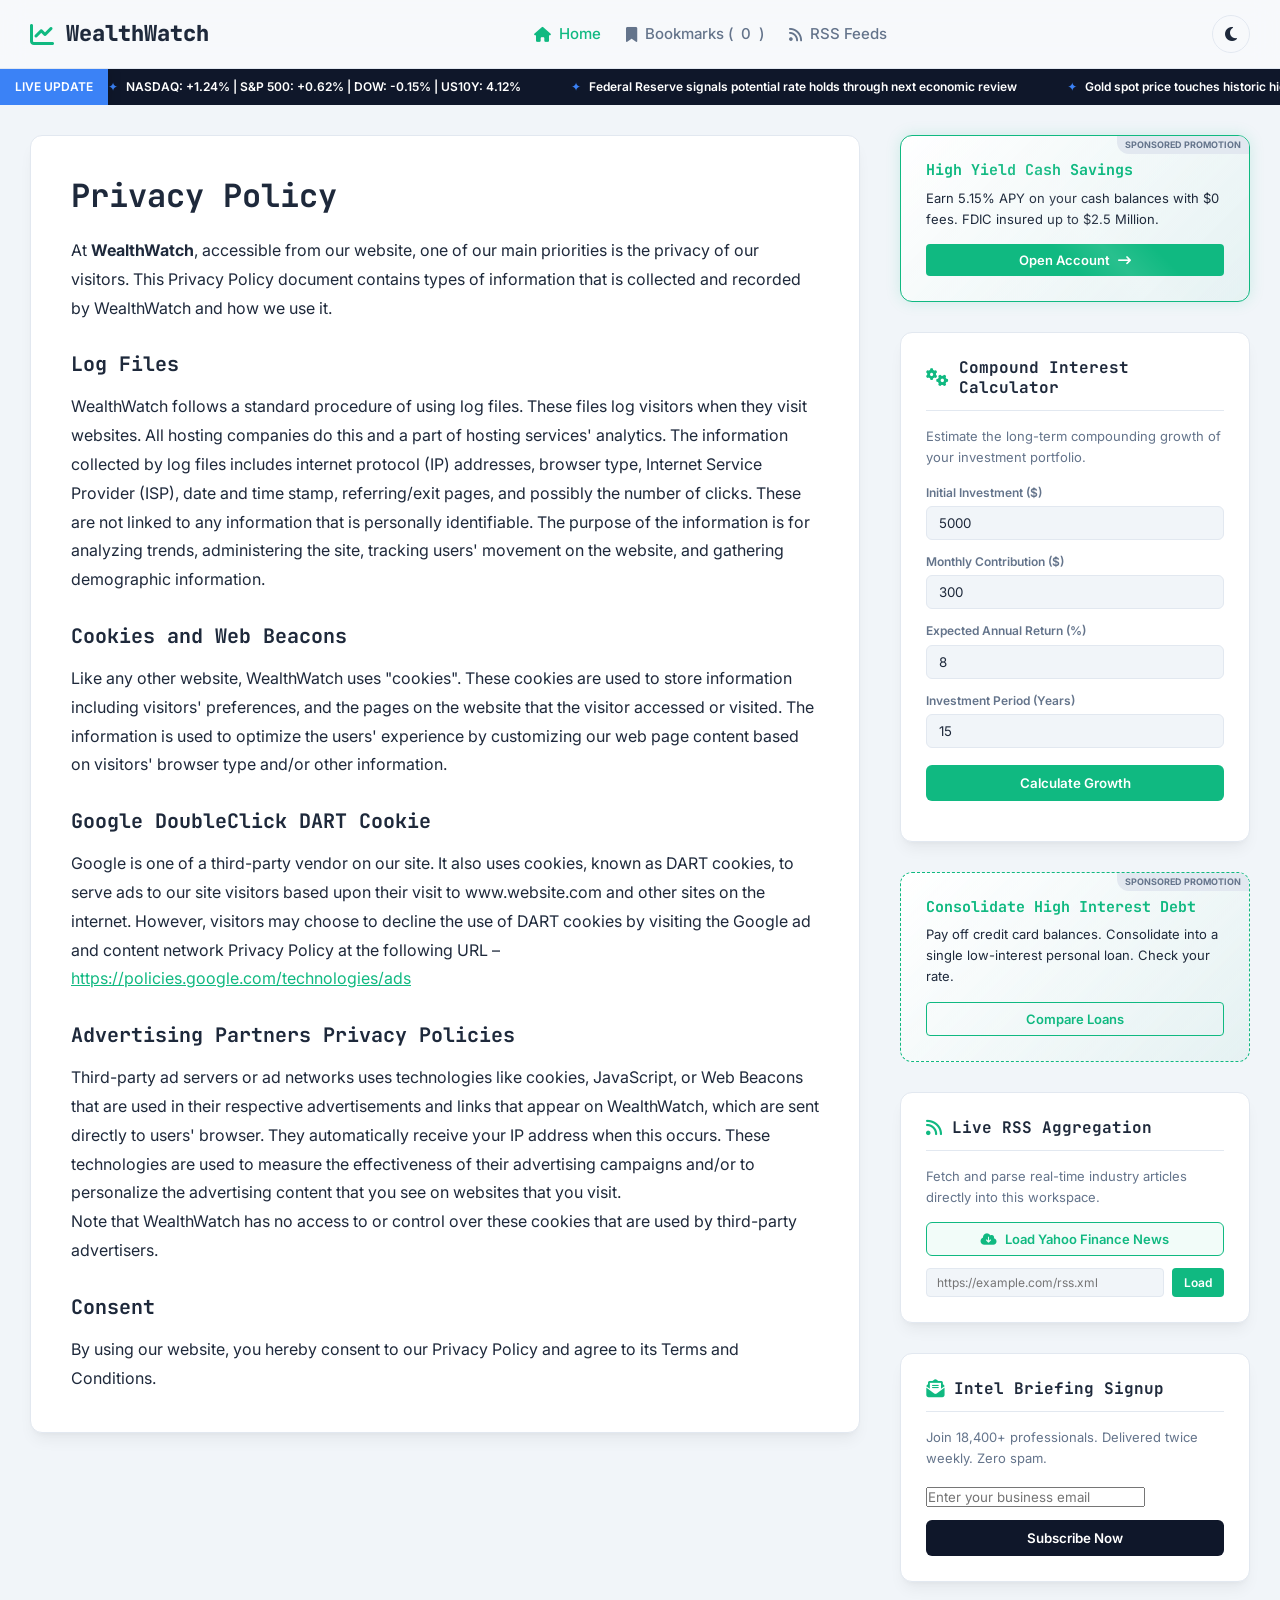
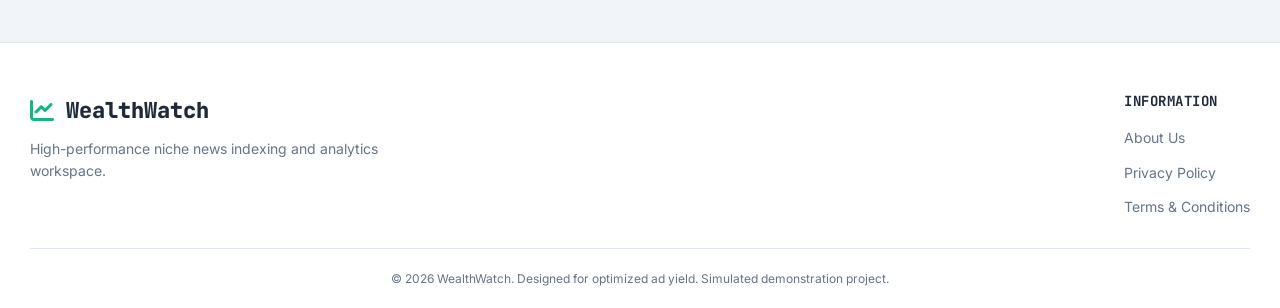
<file: privacy.html>
<!DOCTYPE html>
<html lang="en">
<head>
    <meta charset="UTF-8">
    <meta name="viewport" content="width=device-width, initial-scale=1.0">
    <title>WealthWatch - Real-time Financial Intelligence</title>
    <meta name="description" content="Premium news engine and dashboard tracking equity markets, macroeconomic trends, retirement strategies, and personal investing insights.">
    <!-- Google Fonts -->
    <link rel="preconnect" href="https://fonts.googleapis.com">
    <link rel="preconnect" href="https://fonts.gstatic.com" crossorigin>
    <link href="https://fonts.googleapis.com/css2?family=JetBrains+Mono&family=Inter:wght@300;400;500;600;700&display=swap" rel="stylesheet">
    <!-- Font Awesome Icons -->
    <link rel="stylesheet" href="https://cdnjs.cloudflare.com/ajax/libs/font-awesome/6.4.0/css/all.min.css">
    <!-- Custom CSS -->
    <link rel="stylesheet" href="css/style.css">
</head>
<body>
    <!-- Top Header & Brand Bar -->
    <header id="site-header">
        <div class="header-container">
            <div id="brand-logo" class="logo">
                <i class="fa-solid fa-chart-line"></i>
                <span>WealthWatch</span>
            </div>
            
            <nav id="main-nav">
                <div class="nav-links">
                    <a href="#" class="active"><i class="fa-solid fa-house"></i> Home</a>
                    <a href="#" id="bookmark-nav"><i class="fa-solid fa-bookmark"></i> Bookmarks (<span id="bookmark-count">0</span>)</a>
                    <a href="#" id="rss-nav"><i class="fa-solid fa-rss"></i> RSS Feeds</a>
                </div>
            </nav>

            <div class="header-actions">
                <button id="theme-toggle" aria-label="Toggle dark/light theme">
                    <i class="fa-solid fa-moon"></i>
                </button>
            </div>
        </div>
    </header>

    <!-- News Ticker -->
    <div id="news-ticker">
        <div class="ticker-label">LIVE UPDATE</div>
        <div class="ticker-track">
            <div class="ticker-content" id="ticker-content-list">
                <!-- Ticker items dynamically written -->
            </div>
        </div>
    </div>

    <main id="main-content">
        <!-- Main Columns Grid -->
        <div class="feed-layout">
            <!-- Left Column (Swaps between News Feed and Article Detail View) -->
            <section class="news-column">
                
<div class="static-page-card" style="background-color: var(--card-bg); border: 1px solid var(--border-color); border-radius: var(--border-radius); padding: 40px; box-shadow: var(--box-shadow); transition: border-color var(--transition-speed);">
    <h1 style="font-size: 32px; margin-bottom: 20px; font-family: var(--font-heading); color: var(--text-color);">Privacy Policy</h1>
    <div style="font-size: 16px; line-height: 1.8; color: var(--text-color);">
        <p>At <strong>WealthWatch</strong>, accessible from our website, one of our main priorities is the privacy of our visitors. This Privacy Policy document contains types of information that is collected and recorded by WealthWatch and how we use it.</p>
        
        <h3 style="font-size: 20px; margin-top: 30px; margin-bottom: 15px; font-family: var(--font-heading); color: var(--text-color);">Log Files</h3>
        <p>WealthWatch follows a standard procedure of using log files. These files log visitors when they visit websites. All hosting companies do this and a part of hosting services' analytics. The information collected by log files includes internet protocol (IP) addresses, browser type, Internet Service Provider (ISP), date and time stamp, referring/exit pages, and possibly the number of clicks. These are not linked to any information that is personally identifiable. The purpose of the information is for analyzing trends, administering the site, tracking users' movement on the website, and gathering demographic information.</p>
        
        <h3 style="font-size: 20px; margin-top: 30px; margin-bottom: 15px; font-family: var(--font-heading); color: var(--text-color);">Cookies and Web Beacons</h3>
        <p>Like any other website, WealthWatch uses "cookies". These cookies are used to store information including visitors' preferences, and the pages on the website that the visitor accessed or visited. The information is used to optimize the users' experience by customizing our web page content based on visitors' browser type and/or other information.</p>
        
        <h3 style="font-size: 20px; margin-top: 30px; margin-bottom: 15px; font-family: var(--font-heading); color: var(--text-color);">Google DoubleClick DART Cookie</h3>
        <p>Google is one of a third-party vendor on our site. It also uses cookies, known as DART cookies, to serve ads to our site visitors based upon their visit to www.website.com and other sites on the internet. However, visitors may choose to decline the use of DART cookies by visiting the Google ad and content network Privacy Policy at the following URL – <a href="https://policies.google.com/technologies/ads" style="color: var(--primary); text-decoration: underline;">https://policies.google.com/technologies/ads</a></p>
        
        <h3 style="font-size: 20px; margin-top: 30px; margin-bottom: 15px; font-family: var(--font-heading); color: var(--text-color);">Advertising Partners Privacy Policies</h3>
        <p>Third-party ad servers or ad networks uses technologies like cookies, JavaScript, or Web Beacons that are used in their respective advertisements and links that appear on WealthWatch, which are sent directly to users' browser. They automatically receive your IP address when this occurs. These technologies are used to measure the effectiveness of their advertising campaigns and/or to personalize the advertising content that you see on websites that you visit.</p>
        <p>Note that WealthWatch has no access to or control over these cookies that are used by third-party advertisers.</p>
        
        <h3 style="font-size: 20px; margin-top: 30px; margin-bottom: 15px; font-family: var(--font-heading); color: var(--text-color);">Consent</h3>
        <p>By using our website, you hereby consent to our Privacy Policy and agree to its Terms and Conditions.</p>
    </div>
</div>

            </section>

            <!-- Sidebar Widgets Column (Permanently visible alongside both feed list and detail views!) -->
            <aside class="sidebar-column">
                <!-- Ad Spot 1 -->
                <div class="ad-unit glow-card" id="ad-unit-1">
                    <div class="ad-badge">SPONSORED PROMOTION</div>
                    <div class="ad-content">
                        <h4>High Yield Cash Savings</h4>
                        <p>Earn 5.15% APY on your cash balances with $0 fees. FDIC insured up to $2.5 Million.</p>
                        <button class="ad-cta-btn">Open Account <i class="fa-solid fa-arrow-right-long"></i></button>
                    </div>
                </div>

                <!-- Interactive Niche Widget -->
                <div class="sidebar-widget interactive-widget">
                    <div class="widget-header">
                        <i class="fa-solid fa-gears"></i>
                        <h3>Compound Interest Calculator</h3>
                    </div>
                    <div class="widget-body">
                        <p class="widget-desc">Estimate the long-term compounding growth of your investment portfolio.</p>
                        <form id="widget-calc-form" onsubmit="return false;">
                            
            <div class="calc-group">
                <label for="init-deposit">Initial Investment ($)</label>
                <input type="number" id="init-deposit" min="0" value="5000">
            </div>
            <div class="calc-group">
                <label for="monthly-cont">Monthly Contribution ($)</label>
                <input type="number" id="monthly-cont" min="0" value="300">
            </div>
            <div class="calc-group">
                <label for="interest-rate">Expected Annual Return (%)</label>
                <input type="number" id="interest-rate" min="0" max="25" step="0.1" value="8">
            </div>
            <div class="calc-group">
                <label for="years-grow">Investment Period (Years)</label>
                <input type="number" id="years-grow" min="1" max="50" value="15">
            </div>
            <button class="calc-btn" id="run-calc">Calculate Growth</button>
        
                        </form>
                        <div id="calc-results" class="calc-results"></div>
                    </div>
                </div>

                <!-- Ad Spot 2 -->
                <div class="ad-unit" id="ad-unit-2">
                    <div class="ad-badge">SPONSORED PROMOTION</div>
                    <div class="ad-content">
                        <h4>Consolidate High Interest Debt</h4>
                        <p>Pay off credit card balances. Consolidate into a single low-interest personal loan. Check your rate.</p>
                        <button class="ad-cta-btn secondary-ad-btn">Compare Loans</button>
                    </div>
                </div>

                <!-- Live RSS Feeds Panel -->
                <div class="sidebar-widget rss-sources-widget">
                    <div class="widget-header">
                        <i class="fa-solid fa-rss"></i>
                        <h3>Live RSS Aggregation</h3>
                    </div>
                    <div class="widget-body">
                        <p class="widget-desc">Fetch and parse real-time industry articles directly into this workspace.</p>
                        <div class="rss-source-buttons">
                            <button class="rss-load-btn" data-url="https://finance.yahoo.com/news/rssindex" data-name="Yahoo Finance News">
                                <i class="fa-solid fa-cloud-arrow-down"></i> Load Yahoo Finance News
                            </button>
                            <div class="custom-rss-input">
                                <input type="url" id="custom-rss-url" placeholder="https://example.com/rss.xml">
                                <button id="load-custom-rss">Load</button>
                            </div>
                        </div>
                    </div>
                </div>



                <!-- Newsletter Subscription -->
                <div class="sidebar-widget newsletter-widget">
                    <div class="widget-header">
                        <i class="fa-solid fa-envelope-open-text"></i>
                        <h3>Intel Briefing Signup</h3>
                    </div>
                    <div class="widget-body" id="newsletter-form-container">
                        <p class="widget-desc">Join 18,400+ professionals. Delivered twice weekly. Zero spam.</p>
                        <form id="newsletter-form" onsubmit="return false;">
                            <input type="email" id="news-email" placeholder="Enter your business email" required>
                            <button type="submit" id="newsletter-submit">Subscribe Now</button>
                        </form>
                    </div>
                </div>
            </aside>
        </div>
    </main>

    <!-- Footer -->
    <footer id="site-footer">
        <div class="footer-container">
            <div class="footer-branding">
                <div class="logo">
                    <i class="fa-solid fa-chart-line"></i>
                    <span>WealthWatch</span>
                </div>
                <p>High-performance niche news indexing and analytics workspace.</p>
            </div>
            <div class="footer-links">
                <h5>Information</h5>
                <a href="about.html">About Us</a>
                <a href="privacy.html">Privacy Policy</a>
                <a href="terms.html">Terms & Conditions</a>
            </div>
        </div>
        <div class="footer-bottom">
            <p>&copy; 2026 WealthWatch. Designed for optimized ad yield. Simulated demonstration project.</p>
        </div>
    </footer>

    <!-- Scripts -->
    <script src="js/app.js"></script>
</body>
</html>
</file>
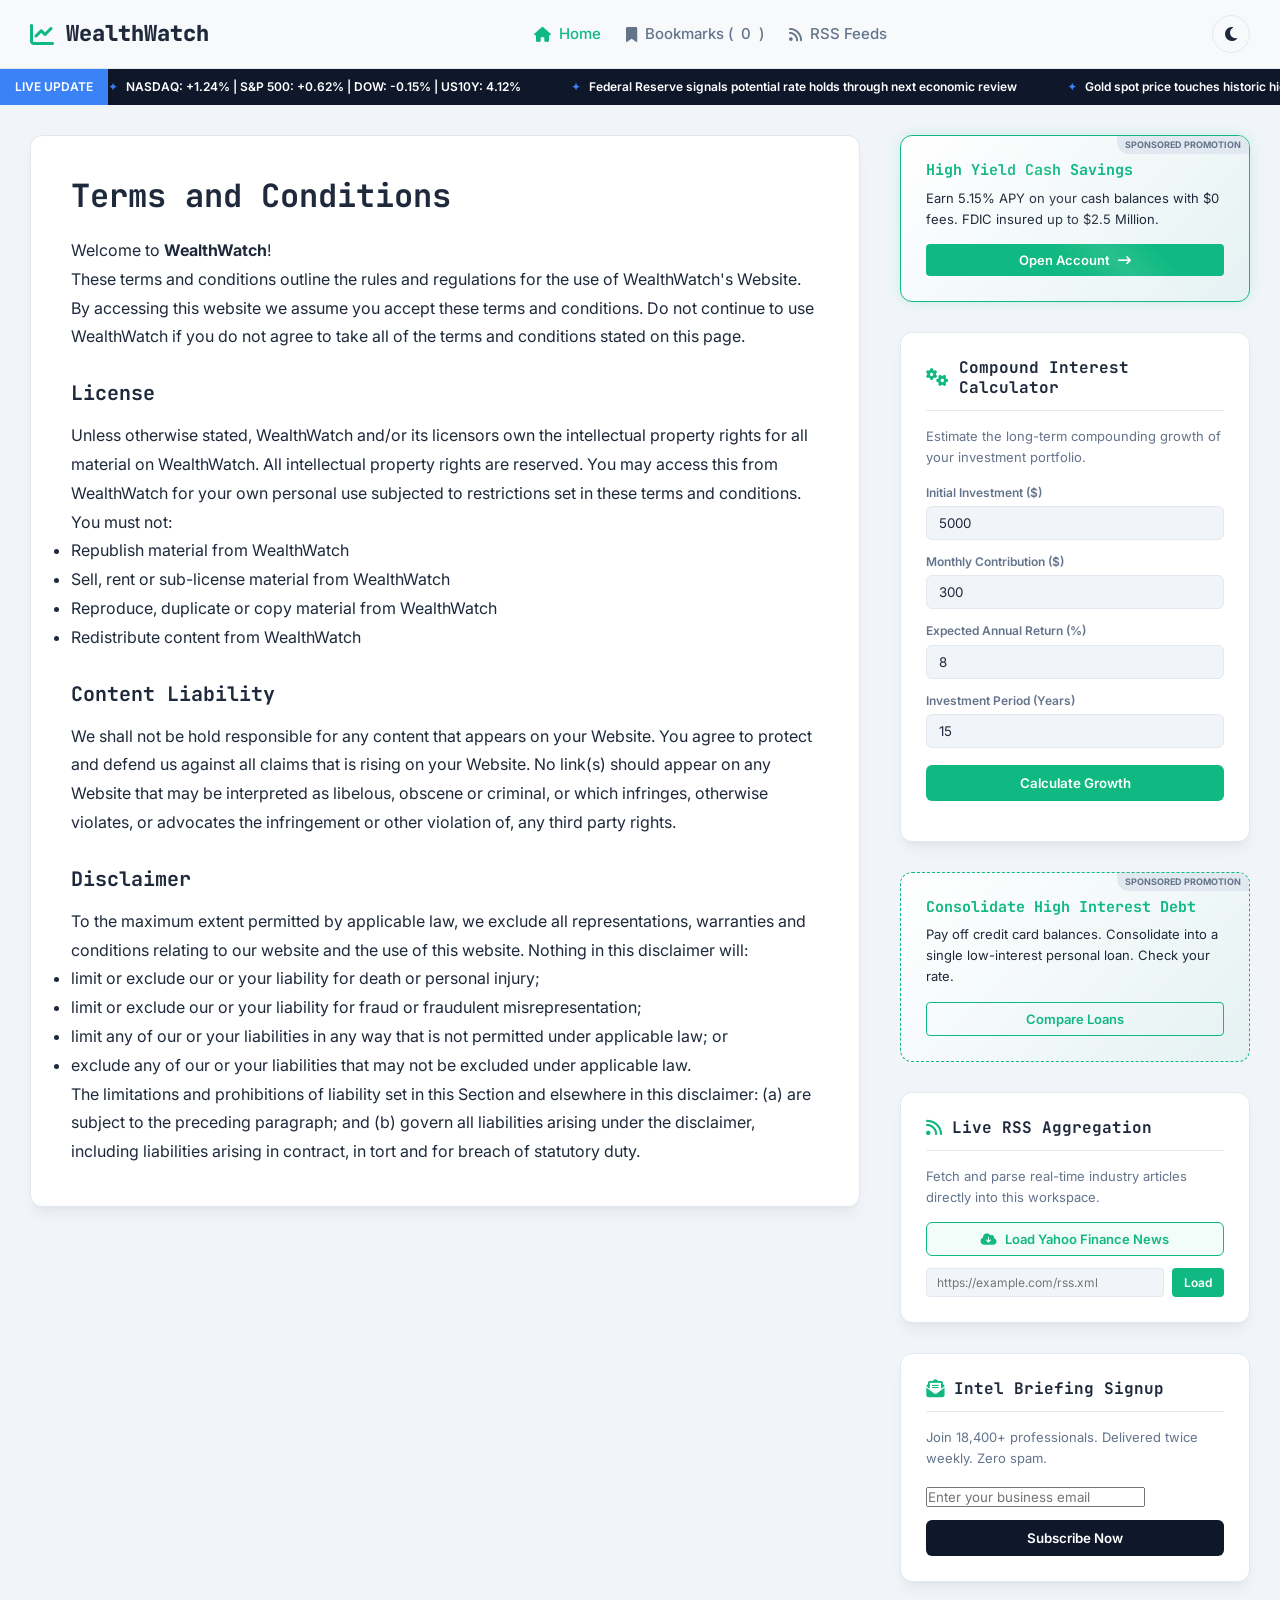
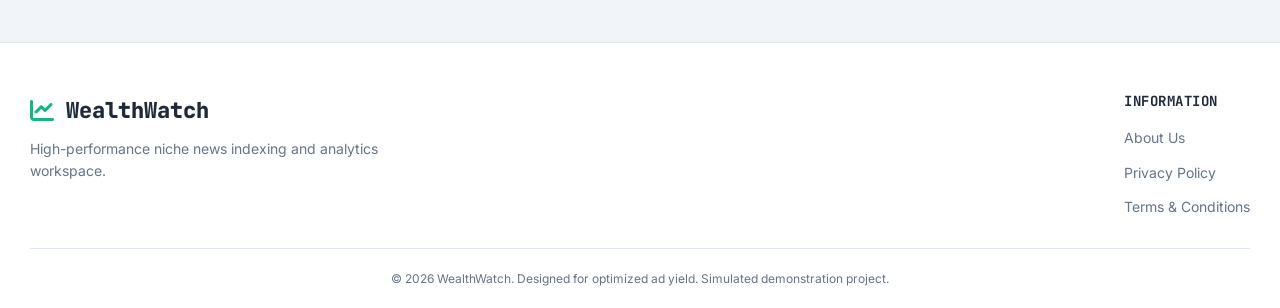
<file: terms.html>
<!DOCTYPE html>
<html lang="en">
<head>
    <meta charset="UTF-8">
    <meta name="viewport" content="width=device-width, initial-scale=1.0">
    <title>WealthWatch - Real-time Financial Intelligence</title>
    <meta name="description" content="Premium news engine and dashboard tracking equity markets, macroeconomic trends, retirement strategies, and personal investing insights.">
    <!-- Google Fonts -->
    <link rel="preconnect" href="https://fonts.googleapis.com">
    <link rel="preconnect" href="https://fonts.gstatic.com" crossorigin>
    <link href="https://fonts.googleapis.com/css2?family=JetBrains+Mono&family=Inter:wght@300;400;500;600;700&display=swap" rel="stylesheet">
    <!-- Font Awesome Icons -->
    <link rel="stylesheet" href="https://cdnjs.cloudflare.com/ajax/libs/font-awesome/6.4.0/css/all.min.css">
    <!-- Custom CSS -->
    <link rel="stylesheet" href="css/style.css">
</head>
<body>
    <!-- Top Header & Brand Bar -->
    <header id="site-header">
        <div class="header-container">
            <div id="brand-logo" class="logo">
                <i class="fa-solid fa-chart-line"></i>
                <span>WealthWatch</span>
            </div>
            
            <nav id="main-nav">
                <div class="nav-links">
                    <a href="#" class="active"><i class="fa-solid fa-house"></i> Home</a>
                    <a href="#" id="bookmark-nav"><i class="fa-solid fa-bookmark"></i> Bookmarks (<span id="bookmark-count">0</span>)</a>
                    <a href="#" id="rss-nav"><i class="fa-solid fa-rss"></i> RSS Feeds</a>
                </div>
            </nav>

            <div class="header-actions">
                <button id="theme-toggle" aria-label="Toggle dark/light theme">
                    <i class="fa-solid fa-moon"></i>
                </button>
            </div>
        </div>
    </header>

    <!-- News Ticker -->
    <div id="news-ticker">
        <div class="ticker-label">LIVE UPDATE</div>
        <div class="ticker-track">
            <div class="ticker-content" id="ticker-content-list">
                <!-- Ticker items dynamically written -->
            </div>
        </div>
    </div>

    <main id="main-content">
        <!-- Main Columns Grid -->
        <div class="feed-layout">
            <!-- Left Column (Swaps between News Feed and Article Detail View) -->
            <section class="news-column">
                
<div class="static-page-card" style="background-color: var(--card-bg); border: 1px solid var(--border-color); border-radius: var(--border-radius); padding: 40px; box-shadow: var(--box-shadow); transition: border-color var(--transition-speed);">
    <h1 style="font-size: 32px; margin-bottom: 20px; font-family: var(--font-heading); color: var(--text-color);">Terms and Conditions</h1>
    <div style="font-size: 16px; line-height: 1.8; color: var(--text-color);">
        <p>Welcome to <strong>WealthWatch</strong>!</p>
        <p>These terms and conditions outline the rules and regulations for the use of WealthWatch's Website.</p>
        <p>By accessing this website we assume you accept these terms and conditions. Do not continue to use WealthWatch if you do not agree to take all of the terms and conditions stated on this page.</p>
        
        <h3 style="font-size: 20px; margin-top: 30px; margin-bottom: 15px; font-family: var(--font-heading); color: var(--text-color);">License</h3>
        <p>Unless otherwise stated, WealthWatch and/or its licensors own the intellectual property rights for all material on WealthWatch. All intellectual property rights are reserved. You may access this from WealthWatch for your own personal use subjected to restrictions set in these terms and conditions.</p>
        <p>You must not:</p>
        <ul>
            <li>Republish material from WealthWatch</li>
            <li>Sell, rent or sub-license material from WealthWatch</li>
            <li>Reproduce, duplicate or copy material from WealthWatch</li>
            <li>Redistribute content from WealthWatch</li>
        </ul>
        
        <h3 style="font-size: 20px; margin-top: 30px; margin-bottom: 15px; font-family: var(--font-heading); color: var(--text-color);">Content Liability</h3>
        <p>We shall not be hold responsible for any content that appears on your Website. You agree to protect and defend us against all claims that is rising on your Website. No link(s) should appear on any Website that may be interpreted as libelous, obscene or criminal, or which infringes, otherwise violates, or advocates the infringement or other violation of, any third party rights.</p>
        
        <h3 style="font-size: 20px; margin-top: 30px; margin-bottom: 15px; font-family: var(--font-heading); color: var(--text-color);">Disclaimer</h3>
        <p>To the maximum extent permitted by applicable law, we exclude all representations, warranties and conditions relating to our website and the use of this website. Nothing in this disclaimer will:</p>
        <ul>
            <li>limit or exclude our or your liability for death or personal injury;</li>
            <li>limit or exclude our or your liability for fraud or fraudulent misrepresentation;</li>
            <li>limit any of our or your liabilities in any way that is not permitted under applicable law; or</li>
            <li>exclude any of our or your liabilities that may not be excluded under applicable law.</li>
        </ul>
        <p>The limitations and prohibitions of liability set in this Section and elsewhere in this disclaimer: (a) are subject to the preceding paragraph; and (b) govern all liabilities arising under the disclaimer, including liabilities arising in contract, in tort and for breach of statutory duty.</p>
    </div>
</div>

            </section>

            <!-- Sidebar Widgets Column (Permanently visible alongside both feed list and detail views!) -->
            <aside class="sidebar-column">
                <!-- Ad Spot 1 -->
                <div class="ad-unit glow-card" id="ad-unit-1">
                    <div class="ad-badge">SPONSORED PROMOTION</div>
                    <div class="ad-content">
                        <h4>High Yield Cash Savings</h4>
                        <p>Earn 5.15% APY on your cash balances with $0 fees. FDIC insured up to $2.5 Million.</p>
                        <button class="ad-cta-btn">Open Account <i class="fa-solid fa-arrow-right-long"></i></button>
                    </div>
                </div>

                <!-- Interactive Niche Widget -->
                <div class="sidebar-widget interactive-widget">
                    <div class="widget-header">
                        <i class="fa-solid fa-gears"></i>
                        <h3>Compound Interest Calculator</h3>
                    </div>
                    <div class="widget-body">
                        <p class="widget-desc">Estimate the long-term compounding growth of your investment portfolio.</p>
                        <form id="widget-calc-form" onsubmit="return false;">
                            
            <div class="calc-group">
                <label for="init-deposit">Initial Investment ($)</label>
                <input type="number" id="init-deposit" min="0" value="5000">
            </div>
            <div class="calc-group">
                <label for="monthly-cont">Monthly Contribution ($)</label>
                <input type="number" id="monthly-cont" min="0" value="300">
            </div>
            <div class="calc-group">
                <label for="interest-rate">Expected Annual Return (%)</label>
                <input type="number" id="interest-rate" min="0" max="25" step="0.1" value="8">
            </div>
            <div class="calc-group">
                <label for="years-grow">Investment Period (Years)</label>
                <input type="number" id="years-grow" min="1" max="50" value="15">
            </div>
            <button class="calc-btn" id="run-calc">Calculate Growth</button>
        
                        </form>
                        <div id="calc-results" class="calc-results"></div>
                    </div>
                </div>

                <!-- Ad Spot 2 -->
                <div class="ad-unit" id="ad-unit-2">
                    <div class="ad-badge">SPONSORED PROMOTION</div>
                    <div class="ad-content">
                        <h4>Consolidate High Interest Debt</h4>
                        <p>Pay off credit card balances. Consolidate into a single low-interest personal loan. Check your rate.</p>
                        <button class="ad-cta-btn secondary-ad-btn">Compare Loans</button>
                    </div>
                </div>

                <!-- Live RSS Feeds Panel -->
                <div class="sidebar-widget rss-sources-widget">
                    <div class="widget-header">
                        <i class="fa-solid fa-rss"></i>
                        <h3>Live RSS Aggregation</h3>
                    </div>
                    <div class="widget-body">
                        <p class="widget-desc">Fetch and parse real-time industry articles directly into this workspace.</p>
                        <div class="rss-source-buttons">
                            <button class="rss-load-btn" data-url="https://finance.yahoo.com/news/rssindex" data-name="Yahoo Finance News">
                                <i class="fa-solid fa-cloud-arrow-down"></i> Load Yahoo Finance News
                            </button>
                            <div class="custom-rss-input">
                                <input type="url" id="custom-rss-url" placeholder="https://example.com/rss.xml">
                                <button id="load-custom-rss">Load</button>
                            </div>
                        </div>
                    </div>
                </div>



                <!-- Newsletter Subscription -->
                <div class="sidebar-widget newsletter-widget">
                    <div class="widget-header">
                        <i class="fa-solid fa-envelope-open-text"></i>
                        <h3>Intel Briefing Signup</h3>
                    </div>
                    <div class="widget-body" id="newsletter-form-container">
                        <p class="widget-desc">Join 18,400+ professionals. Delivered twice weekly. Zero spam.</p>
                        <form id="newsletter-form" onsubmit="return false;">
                            <input type="email" id="news-email" placeholder="Enter your business email" required>
                            <button type="submit" id="newsletter-submit">Subscribe Now</button>
                        </form>
                    </div>
                </div>
            </aside>
        </div>
    </main>

    <!-- Footer -->
    <footer id="site-footer">
        <div class="footer-container">
            <div class="footer-branding">
                <div class="logo">
                    <i class="fa-solid fa-chart-line"></i>
                    <span>WealthWatch</span>
                </div>
                <p>High-performance niche news indexing and analytics workspace.</p>
            </div>
            <div class="footer-links">
                <h5>Information</h5>
                <a href="about.html">About Us</a>
                <a href="privacy.html">Privacy Policy</a>
                <a href="terms.html">Terms & Conditions</a>
            </div>
        </div>
        <div class="footer-bottom">
            <p>&copy; 2026 WealthWatch. Designed for optimized ad yield. Simulated demonstration project.</p>
        </div>
    </footer>

    <!-- Scripts -->
    <script src="js/app.js"></script>
</body>
</html>
</file>
<file: css/style.css>
/* ==========================================================================
   Design System for WealthWatch (Real-time Financial Intelligence)
   ========================================================================== */

:root {
    /* Theme Light Variables */
    --primary: #10b981;
    --primary-rgb: 16, 185, 129;
    --secondary: #0f172a;
    --accent: #3b82f6;
    --bg-color: #f1f5f9;
    --card-bg: #ffffff;
    --text-color: #1e293b;
    --text-muted: #64748b;
    --border-color: #e2e8f0;
    --header-bg: rgba(248, 250, 252, 0.85);
    
    /* Layout Variables */
    --font-heading: 'JetBrains Mono', Georgia, serif;
    --font-body: 'Inter', system-ui, -apple-system, sans-serif;
    --border-radius: 12px;
    --box-shadow: 0 10px 15px -3px rgba(0, 0, 0, 0.05), 0 4px 6px -4px rgba(0, 0, 0, 0.05);
    --transition-speed: 0.25s;
}

/* Dark Mode Class Overrides */
.dark {
    --bg-color: #090d16;
    --card-bg: #111827;
    --text-color: #f3f4f6;
    --text-muted: #94a3b8;
    --border-color: #334155;
    --header-bg: rgba(15, 23, 42, 0.85);
    --box-shadow: 0 10px 15px -3px rgba(0, 0, 0, 0.3), 0 4px 6px -4px rgba(0, 0, 0, 0.3);
}

/* Global Reset */
* {
    box-sizing: border-box;
    margin: 0;
    padding: 0;
}

body {
    background-color: var(--bg-color);
    color: var(--text-color);
    font-family: var(--font-body);
    line-height: 1.6;
    transition: background-color var(--transition-speed), color var(--transition-speed);
    overflow-x: hidden;
}

h1, h2, h3, h4, h5, h6 {
    font-family: var(--font-heading);
    font-weight: 700;
    line-height: 1.25;
    margin-bottom: 0.5em;
}

a {
    color: var(--primary);
    text-decoration: none;
    transition: color var(--transition-speed);
}

a:hover {
    color: var(--secondary);
}

button, select, input, textarea {
    font-family: inherit;
}

/* ==========================================================================
   Header Styling
   ========================================================================== */

#site-header {
    position: sticky;
    top: 0;
    z-index: 100;
    background-color: var(--header-bg);
    backdrop-filter: blur(12px);
    border-bottom: 1px solid var(--border-color);
    transition: background-color var(--transition-speed), border-color var(--transition-speed);
}

.header-container {
    max-width: 1400px;
    margin: 0 auto;
    padding: 15px 30px;
    display: flex;
    justify-content: space-between;
    align-items: center;
}

.logo {
    display: flex;
    align-items: center;
    gap: 12px;
    font-size: 22px;
    font-weight: 800;
    font-family: var(--font-heading);
    color: var(--text-color);
}

.logo i {
    color: var(--primary);
    font-size: 24px;
}

.nav-links {
    display: flex;
    gap: 25px;
}

.nav-links a {
    font-weight: 500;
    color: var(--text-muted);
    font-size: 15px;
    display: flex;
    align-items: center;
    gap: 8px;
}

.nav-links a:hover, .nav-links a.active {
    color: var(--primary);
}

.header-actions button {
    background: none;
    border: 1px solid var(--border-color);
    padding: 8px 12px;
    border-radius: 50%;
    cursor: pointer;
    font-size: 16px;
    color: var(--text-color);
    transition: background-color var(--transition-speed);
}

.header-actions button:hover {
    background-color: var(--border-color);
}

/* ==========================================================================
   News Ticker
   ========================================================================== */

#news-ticker {
    background-color: var(--secondary);
    color: #ffffff;
    display: flex;
    align-items: center;
    font-size: 12px;
    font-weight: 600;
    height: 36px;
    overflow: hidden;
}

.ticker-label {
    background-color: var(--accent);
    padding: 0 15px;
    height: 100%;
    display: flex;
    align-items: center;
    z-index: 10;
    box-shadow: 4px 0 10px rgba(0,0,0,0.1);
}

.ticker-track {
    flex: 1;
    overflow: hidden;
    position: relative;
    height: 100%;
    display: flex;
    align-items: center;
}

.ticker-content {
    display: flex;
    gap: 50px;
    white-space: nowrap;
    position: absolute;
    animation: scrollTicker 35s linear infinite;
}

.ticker-item {
    display: flex;
    align-items: center;
    gap: 8px;
}

.ticker-item::before {
    content: "✦";
    color: var(--accent);
}

@keyframes scrollTicker {
    0% { transform: translateX(100%); }
    100% { transform: translateX(-100%); }
}

/* ==========================================================================
   Hero Section
   ========================================================================== */

#main-content {
    max-width: 1400px;
    margin: 30px auto;
    padding: 0 30px;
}

.hero {
    display: grid;
    grid-template-columns: 1.2fr 1fr;
    min-height: 380px;
    background-color: var(--card-bg);
    border-radius: var(--border-radius);
    border: 1px solid var(--border-color);
    box-shadow: var(--box-shadow);
    overflow: hidden;
    margin-bottom: 40px;
    transition: border-color var(--transition-speed);
}

.hero-image {
    background-size: cover;
    background-position: center;
    position: relative;
    min-height: 300px;
}

.hero-overlay {
    position: absolute;
    top: 0; left: 0; right: 0; bottom: 0;
    background: linear-gradient(to right, rgba(0,0,0,0.4), transparent);
}

.hero-details {
    padding: 40px;
    display: flex;
    flex-direction: column;
    justify-content: center;
    background-color: var(--card-bg);
}

.hero-badge {
    display: inline-block;
    align-self: flex-start;
    background-color: rgba(var(--primary-rgb), 0.1);
    color: var(--primary);
    font-size: 11px;
    font-weight: 700;
    padding: 4px 10px;
    border-radius: 4px;
    margin-bottom: 15px;
    letter-spacing: 0.5px;
}

.hero h1 {
    font-size: 32px;
    margin-bottom: 15px;
}

.hero p {
    color: var(--text-muted);
    font-size: 15px;
    margin-bottom: 25px;
}

.hero-meta {
    display: flex;
    gap: 20px;
    color: var(--text-muted);
    font-size: 13px;
    margin-bottom: 25px;
}

.hero-meta span {
    display: flex;
    align-items: center;
    gap: 6px;
}

.hero-btn {
    align-self: flex-start;
    background-color: var(--primary);
    color: #ffffff;
    border: none;
    padding: 12px 24px;
    border-radius: 6px;
    font-weight: 600;
    cursor: pointer;
    transition: background-color var(--transition-speed);
}

.hero-btn:hover {
    background-color: var(--secondary);
}

/* ==========================================================================
   Feed Layout
   ========================================================================== */

.feed-layout {
    display: grid;
    grid-template-columns: 1fr 350px;
    gap: 40px;
}

.filter-bar {
    display: flex;
    justify-content: space-between;
    align-items: center;
    margin-bottom: 25px;
    gap: 15px;
    flex-wrap: wrap;
}

.categories-tabs {
    display: flex;
    gap: 10px;
}

.tab-btn {
    background-color: var(--card-bg);
    color: var(--text-muted);
    border: 1px solid var(--border-color);
    padding: 8px 16px;
    border-radius: 20px;
    font-weight: 600;
    font-size: 14px;
    cursor: pointer;
    transition: all var(--transition-speed);
}

.tab-btn:hover, .tab-btn.active {
    background-color: var(--primary);
    color: #ffffff;
    border-color: var(--primary);
}

.search-sort-controls {
    display: flex;
    gap: 12px;
}

.search-box {
    position: relative;
    display: flex;
    align-items: center;
}

.search-box i {
    position: absolute;
    left: 12px;
    color: var(--text-muted);
}

.search-box input {
    background-color: var(--card-bg);
    border: 1px solid var(--border-color);
    color: var(--text-color);
    padding: 8px 12px 8px 36px;
    border-radius: 6px;
    width: 200px;
    outline: none;
    transition: border-color var(--transition-speed);
}

.search-box input:focus {
    border-color: var(--primary);
}

.search-sort-controls select {
    background-color: var(--card-bg);
    border: 1px solid var(--border-color);
    color: var(--text-color);
    padding: 8px 12px;
    border-radius: 6px;
    cursor: pointer;
    outline: none;
}

.rss-status {
    background-color: rgba(var(--primary-rgb), 0.08);
    border: 1px solid var(--primary);
    padding: 12px 20px;
    border-radius: var(--border-radius);
    display: flex;
    justify-content: space-between;
    align-items: center;
    margin-bottom: 25px;
}

.rss-status-message {
    font-size: 14px;
    color: var(--text-color);
}

.rss-status-message i {
    color: var(--primary);
    margin-right: 8px;
}

.mini-btn {
    background: none;
    border: 1px solid var(--primary);
    color: var(--primary);
    padding: 4px 10px;
    border-radius: 4px;
    cursor: pointer;
    font-size: 12px;
    font-weight: 600;
    transition: all var(--transition-speed);
}

.mini-btn:hover {
    background-color: var(--primary);
    color: #ffffff;
}

/* ==========================================================================
   News Feed & Cards
   ========================================================================== */

.news-feed {
    display: flex;
    flex-direction: column;
    gap: 20px;
}

.news-card {
    display: grid;
    grid-template-columns: 200px 1fr;
    background-color: var(--card-bg);
    border-radius: var(--border-radius);
    border: 1px solid var(--border-color);
    box-shadow: var(--box-shadow);
    overflow: hidden;
    cursor: pointer;
    transition: transform 0.2s, border-color var(--transition-speed);
}

.news-card:hover {
    transform: translateY(-2px);
    border-color: var(--primary);
}

.card-img-container {
    background-color: rgba(var(--primary-rgb), 0.05);
    display: flex;
    align-items: center;
    justify-content: center;
    position: relative;
    min-height: 160px;
}

.card-placeholder-svg {
    width: 100%;
    height: 100%;
    stroke: var(--primary);
    stroke-width: 1.5;
    opacity: 0.85;
}

.card-body {
    padding: 20px;
    display: flex;
    flex-direction: column;
}

.card-cat-badge {
    font-size: 10px;
    font-weight: 700;
    color: var(--primary);
    text-transform: uppercase;
    letter-spacing: 0.5px;
    margin-bottom: 8px;
}

.card-body h3 {
    font-size: 18px;
    margin-bottom: 10px;
    color: var(--text-color);
}

.card-body p {
    color: var(--text-muted);
    font-size: 14px;
    margin-bottom: 15px;
    flex-grow: 1;
}

.card-meta {
    display: flex;
    justify-content: space-between;
    align-items: center;
    font-size: 12px;
    color: var(--text-muted);
    border-top: 1px solid var(--border-color);
    padding-top: 12px;
}

.card-meta-left {
    display: flex;
    gap: 15px;
}

.card-meta-left span {
    display: flex;
    align-items: center;
    gap: 5px;
}

.engagement-bar {
    display: flex;
    gap: 8px;
}

.engage-btn {
    background: none;
    border: none;
    color: var(--text-muted);
    cursor: pointer;
    transition: color var(--transition-speed);
    display: flex;
    align-items: center;
    gap: 4px;
}

.engage-btn:hover, .engage-btn.active {
    color: var(--primary);
}

/* ==========================================================================
   Sidebar Widgets
   ========================================================================== */

.sidebar-column {
    display: flex;
    flex-direction: column;
    gap: 30px;
}

.sidebar-widget {
    background-color: var(--card-bg);
    border-radius: var(--border-radius);
    border: 1px solid var(--border-color);
    box-shadow: var(--box-shadow);
    padding: 25px;
    transition: border-color var(--transition-speed);
}

.widget-header {
    display: flex;
    align-items: center;
    gap: 10px;
    margin-bottom: 15px;
    border-bottom: 1px solid var(--border-color);
    padding-bottom: 12px;
}

.widget-header i {
    color: var(--primary);
    font-size: 18px;
}

.widget-header h3 {
    font-size: 16px;
    margin-bottom: 0;
}

.widget-desc {
    font-size: 13px;
    color: var(--text-muted);
    margin-bottom: 15px;
}

/* Ad Placements */
.ad-unit {
    background: linear-gradient(135deg, var(--card-bg) 0%, rgba(var(--primary-rgb), 0.05) 100%);
    border-radius: var(--border-radius);
    border: 1px dashed var(--primary);
    padding: 25px;
    position: relative;
    overflow: hidden;
}

.ad-unit.glow-card {
    border-style: solid;
    box-shadow: 0 0 15px rgba(var(--primary-rgb), 0.15);
}

.ad-unit.glow-card::after {
    content: '';
    position: absolute;
    top: -50%; left: -50%; width: 200%; height: 200%;
    background: linear-gradient(45deg, transparent 45%, rgba(255,255,255,0.1) 50%, transparent 55%);
    animation: shineAd 6s infinite linear;
    pointer-events: none;
}

@keyframes shineAd {
    0% { transform: translate(-30%, -30%) rotate(0deg); }
    100% { transform: translate(30%, 30%) rotate(0deg); }
}

.ad-badge {
    position: absolute;
    top: 0;
    right: 0;
    background-color: var(--border-color);
    color: var(--text-muted);
    font-size: 9px;
    font-weight: 700;
    padding: 2px 8px;
    border-bottom-left-radius: var(--border-radius);
}

.ad-content h4 {
    font-size: 15px;
    color: var(--primary);
    margin-bottom: 8px;
}

.ad-content p {
    font-size: 13px;
    color: var(--text-color);
    margin-bottom: 15px;
}

.ad-cta-btn {
    background-color: var(--primary);
    color: #ffffff;
    border: none;
    padding: 8px 16px;
    border-radius: 4px;
    font-size: 13px;
    font-weight: 600;
    cursor: pointer;
    width: 100%;
    transition: background-color var(--transition-speed);
    display: flex;
    align-items: center;
    justify-content: center;
    gap: 8px;
}

.ad-cta-btn:hover {
    background-color: var(--secondary);
}

.secondary-ad-btn {
    background-color: transparent;
    border: 1px solid var(--primary);
    color: var(--primary);
}

.secondary-ad-btn:hover {
    background-color: var(--primary);
    color: #ffffff;
}

/* Interactive Calculator Styles */
.calc-group {
    margin-bottom: 12px;
}

.calc-group label {
    display: block;
    font-size: 12px;
    font-weight: 600;
    margin-bottom: 4px;
    color: var(--text-muted);
}

.calc-group input, .calc-group select, .calc-group textarea {
    width: 100%;
    background-color: var(--bg-color);
    border: 1px solid var(--border-color);
    color: var(--text-color);
    padding: 8px 12px;
    border-radius: 6px;
    outline: none;
    transition: border-color var(--transition-speed);
}

.calc-group input:focus, .calc-group select:focus {
    border-color: var(--primary);
}

.calc-btn {
    background-color: var(--primary);
    color: #ffffff;
    border: none;
    width: 100%;
    padding: 10px;
    border-radius: 6px;
    font-weight: 600;
    cursor: pointer;
    transition: background-color var(--transition-speed);
    margin-top: 5px;
}

.calc-btn:hover {
    background-color: var(--secondary);
}

.calc-results {
    margin-top: 15px;
    animation: slideInDown 0.3s forwards;
}

/* RSS Widget Panel Buttons */
.rss-source-buttons {
    display: flex;
    flex-direction: column;
    gap: 12px;
}

.rss-load-btn {
    background-color: rgba(var(--primary-rgb), 0.05);
    color: var(--primary);
    border: 1px solid var(--primary);
    padding: 8px 12px;
    border-radius: 6px;
    cursor: pointer;
    font-weight: 600;
    font-size: 13px;
    transition: all var(--transition-speed);
    display: flex;
    align-items: center;
    justify-content: center;
    gap: 8px;
}

.rss-load-btn:hover {
    background-color: var(--primary);
    color: #ffffff;
}

.custom-rss-input {
    display: flex;
    gap: 8px;
}

.custom-rss-input input {
    flex: 1;
    background-color: var(--bg-color);
    border: 1px solid var(--border-color);
    color: var(--text-color);
    padding: 6px 10px;
    border-radius: 4px;
    outline: none;
    font-size: 12px;
}

.custom-rss-input button {
    background-color: var(--primary);
    color: #ffffff;
    border: none;
    padding: 6px 12px;
    border-radius: 4px;
    font-weight: 600;
    font-size: 12px;
    cursor: pointer;
}

/* Workspace Analytics */
.metric-row {
    display: grid;
    grid-template-columns: repeat(3, 1fr);
    gap: 10px;
    margin-bottom: 15px;
    text-align: center;
}

.metric-val {
    font-size: 18px;
    font-weight: bold;
    color: var(--text-color);
}

.metric-label {
    font-size: 10px;
    color: var(--text-muted);
    text-transform: uppercase;
}

.revenue-bar-container {
    background-color: var(--border-color);
    height: 6px;
    border-radius: 3px;
    overflow: hidden;
    margin-bottom: 10px;
}

.revenue-bar-fill {
    background-color: var(--primary);
    height: 100%;
    border-radius: 3px;
    transition: width 0.5s ease;
}

.analytics-sub {
    font-size: 10px;
    color: var(--text-muted);
    font-style: italic;
}

/* Newsletter Subscription */
.newsletter-widget button {
    background-color: var(--secondary);
    color: #ffffff;
    border: none;
    width: 100%;
    padding: 10px;
    border-radius: 6px;
    font-weight: 600;
    cursor: pointer;
    transition: background-color var(--transition-speed);
    margin-top: 10px;
}

.newsletter-widget button:hover {
    background-color: var(--primary);
}

/* ==========================================================================
   Modals & Reading Mode
   ========================================================================== */

.modal-overlay {
    position: fixed;
    top: 0; left: 0; right: 0; bottom: 0;
    background-color: rgba(0, 0, 0, 0.6);
    backdrop-filter: blur(8px);
    z-index: 500;
    display: flex;
    align-items: center;
    justify-content: center;
    animation: fadeIn 0.25s forwards;
}

.modal-card {
    background-color: var(--card-bg);
    border-radius: var(--border-radius);
    border: 1px solid var(--border-color);
    width: 90%;
    max-width: 800px;
    max-height: 85vh;
    overflow-y: auto;
    position: relative;
    padding: 40px;
    box-shadow: 0 25px 50px -12px rgba(0, 0, 0, 0.4);
}

.modal-close-btn {
    position: absolute;
    top: 20px;
    right: 20px;
    background: none;
    border: none;
    font-size: 20px;
    cursor: pointer;
    color: var(--text-muted);
    transition: color var(--transition-speed);
}

.modal-close-btn:hover {
    color: var(--primary);
}

.modal-header {
    margin-bottom: 25px;
    border-bottom: 1px solid var(--border-color);
    padding-bottom: 20px;
}

.modal-badge {
    display: inline-block;
    background-color: rgba(var(--primary-rgb), 0.1);
    color: var(--primary);
    font-size: 11px;
    font-weight: 700;
    padding: 4px 10px;
    border-radius: 4px;
    margin-bottom: 10px;
    text-transform: uppercase;
}

.modal-header h2 {
    font-size: 28px;
    margin-bottom: 12px;
}

.modal-meta {
    display: flex;
    gap: 20px;
    color: var(--text-muted);
    font-size: 13px;
}

.modal-meta span {
    display: flex;
    align-items: center;
    gap: 6px;
}

.modal-body {
    font-size: 16px;
    color: var(--text-color);
    line-height: 1.8;
    margin-bottom: 30px;
}

.modal-body p {
    margin-bottom: 20px;
}

.modal-body ul {
    margin-bottom: 20px;
    padding-left: 20px;
}

.modal-body li {
    margin-bottom: 8px;
}

.modal-actions-footer {
    display: flex;
    justify-content: space-between;
    align-items: center;
    border-top: 1px solid var(--border-color);
    border-bottom: 1px solid var(--border-color);
    padding: 20px 0;
    margin-bottom: 30px;
    flex-wrap: wrap;
    gap: 15px;
}

.action-btn {
    background-color: var(--bg-color);
    color: var(--text-color);
    border: 1px solid var(--border-color);
    padding: 8px 16px;
    border-radius: 6px;
    cursor: pointer;
    font-weight: 600;
    font-size: 14px;
    transition: all var(--transition-speed);
}

.action-btn:hover, .action-btn.active {
    background-color: var(--primary);
    color: #ffffff;
    border-color: var(--primary);
}

.modal-shares {
    display: flex;
    align-items: center;
    gap: 10px;
    font-size: 14px;
    color: var(--text-muted);
}

.share-link {
    background-color: var(--bg-color);
    border: 1px solid var(--border-color);
    width: 32px;
    height: 32px;
    border-radius: 50%;
    display: flex;
    align-items: center;
    justify-content: center;
    color: var(--text-muted);
    transition: all var(--transition-speed);
}

.share-link:hover {
    color: #ffffff;
}

.share-link.twitter:hover { background-color: #1da1f2; border-color: #1da1f2; }
.share-link.linkedin:hover { background-color: #0077b5; border-color: #0077b5; }
.share-link.link:hover { background-color: var(--primary); border-color: var(--primary); }

/* Comment System */
.modal-comments-section h3 {
    font-size: 18px;
    margin-bottom: 15px;
}

.comment-list {
    display: flex;
    flex-direction: column;
    gap: 15px;
    margin-bottom: 20px;
}

.comment-item {
    background-color: var(--bg-color);
    padding: 15px;
    border-radius: var(--border-radius);
    border: 1px solid var(--border-color);
}

.comment-meta {
    display: flex;
    justify-content: space-between;
    margin-bottom: 8px;
    font-size: 12px;
    color: var(--text-muted);
}

.comment-author {
    font-weight: bold;
    color: var(--text-color);
}

.comment-text {
    font-size: 14px;
}

.comment-input-form textarea {
    width: 100%;
    background-color: var(--bg-color);
    border: 1px solid var(--border-color);
    color: var(--text-color);
    padding: 12px;
    border-radius: var(--border-radius);
    min-height: 80px;
    resize: vertical;
    outline: none;
    margin-bottom: 10px;
}

.comment-input-form textarea:focus {
    border-color: var(--primary);
}

.comment-input-form button {
    background-color: var(--primary);
    color: #ffffff;
    border: none;
    padding: 8px 16px;
    border-radius: 6px;
    font-weight: 600;
    cursor: pointer;
    transition: background-color var(--transition-speed);
}

.comment-input-form button:hover {
    background-color: var(--secondary);
}

/* ==========================================================================
   Footer
   ========================================================================== */

#site-footer {
    background-color: var(--card-bg);
    border-top: 1px solid var(--border-color);
    padding: 50px 30px 20px 30px;
    margin-top: 60px;
    transition: background-color var(--transition-speed), border-color var(--transition-speed);
}

.footer-container {
    max-width: 1400px;
    margin: 0 auto 30px auto;
    display: flex;
    justify-content: space-between;
    flex-wrap: wrap;
    gap: 30px;
}

.footer-branding {
    max-width: 400px;
}

.footer-branding p {
    color: var(--text-muted);
    font-size: 14px;
    margin-top: 10px;
}

.footer-links {
    display: flex;
    flex-direction: column;
    gap: 12px;
}

.footer-links h5 {
    font-size: 14px;
    text-transform: uppercase;
    letter-spacing: 0.5px;
    margin-bottom: 5px;
}

.footer-links a {
    font-size: 14px;
    color: var(--text-muted);
}

.footer-links a:hover {
    color: var(--primary);
}

.footer-bottom {
    max-width: 1400px;
    margin: 0 auto;
    border-top: 1px solid var(--border-color);
    padding-top: 20px;
    text-align: center;
    font-size: 12px;
    color: var(--text-muted);
}

/* Animations */
@keyframes fadeIn {
    from { opacity: 0; }
    to { opacity: 1; }
}

@keyframes slideInDown {
    from { transform: translateY(-10px); opacity: 0; }
    to { transform: translateY(0); opacity: 1; }
}

/* ==========================================================================
   Responsive Breakpoints
   ========================================================================== */

@media (max-width: 1024px) {
    .feed-layout {
        grid-template-columns: 1fr;
        gap: 30px;
    }
}

@media (max-width: 768px) {
    .header-container {
        flex-direction: column;
        gap: 15px;
        padding: 15px;
    }
    
    .nav-links {
        flex-wrap: wrap;
        justify-content: center;
    }
    
    .hero {
        grid-template-columns: 1fr;
    }
    
    .hero-details {
        padding: 25px;
    }
    
    .news-card {
        grid-template-columns: 1fr;
    }
    
    .card-img-container {
        min-height: 140px;
    }
    
    .filter-bar {
        flex-direction: column;
        align-items: stretch;
    }
    
    .search-sort-controls {
        flex-direction: column;
    }
    
    .search-box input {
        width: 100%;
    }
    
    .modal-card {
        padding: 20px;
        width: 95%;
    }
}

/* ==========================================================================
   Scroll Progress Indicator
   ========================================================================== */

.scroll-progress-container {
    position: sticky;
    top: 0;
    left: 0;
    right: 0;
    height: 4px;
    background-color: var(--border-color);
    z-index: 10;
    margin: -40px -40px 20px -40px;
    border-top-left-radius: var(--border-radius);
    border-top-right-radius: var(--border-radius);
    overflow: hidden;
}

.scroll-progress-fill {
    height: 100%;
    width: 0%;
    background-color: var(--primary);
    transition: width 0.1s ease-out;
}
</file>
